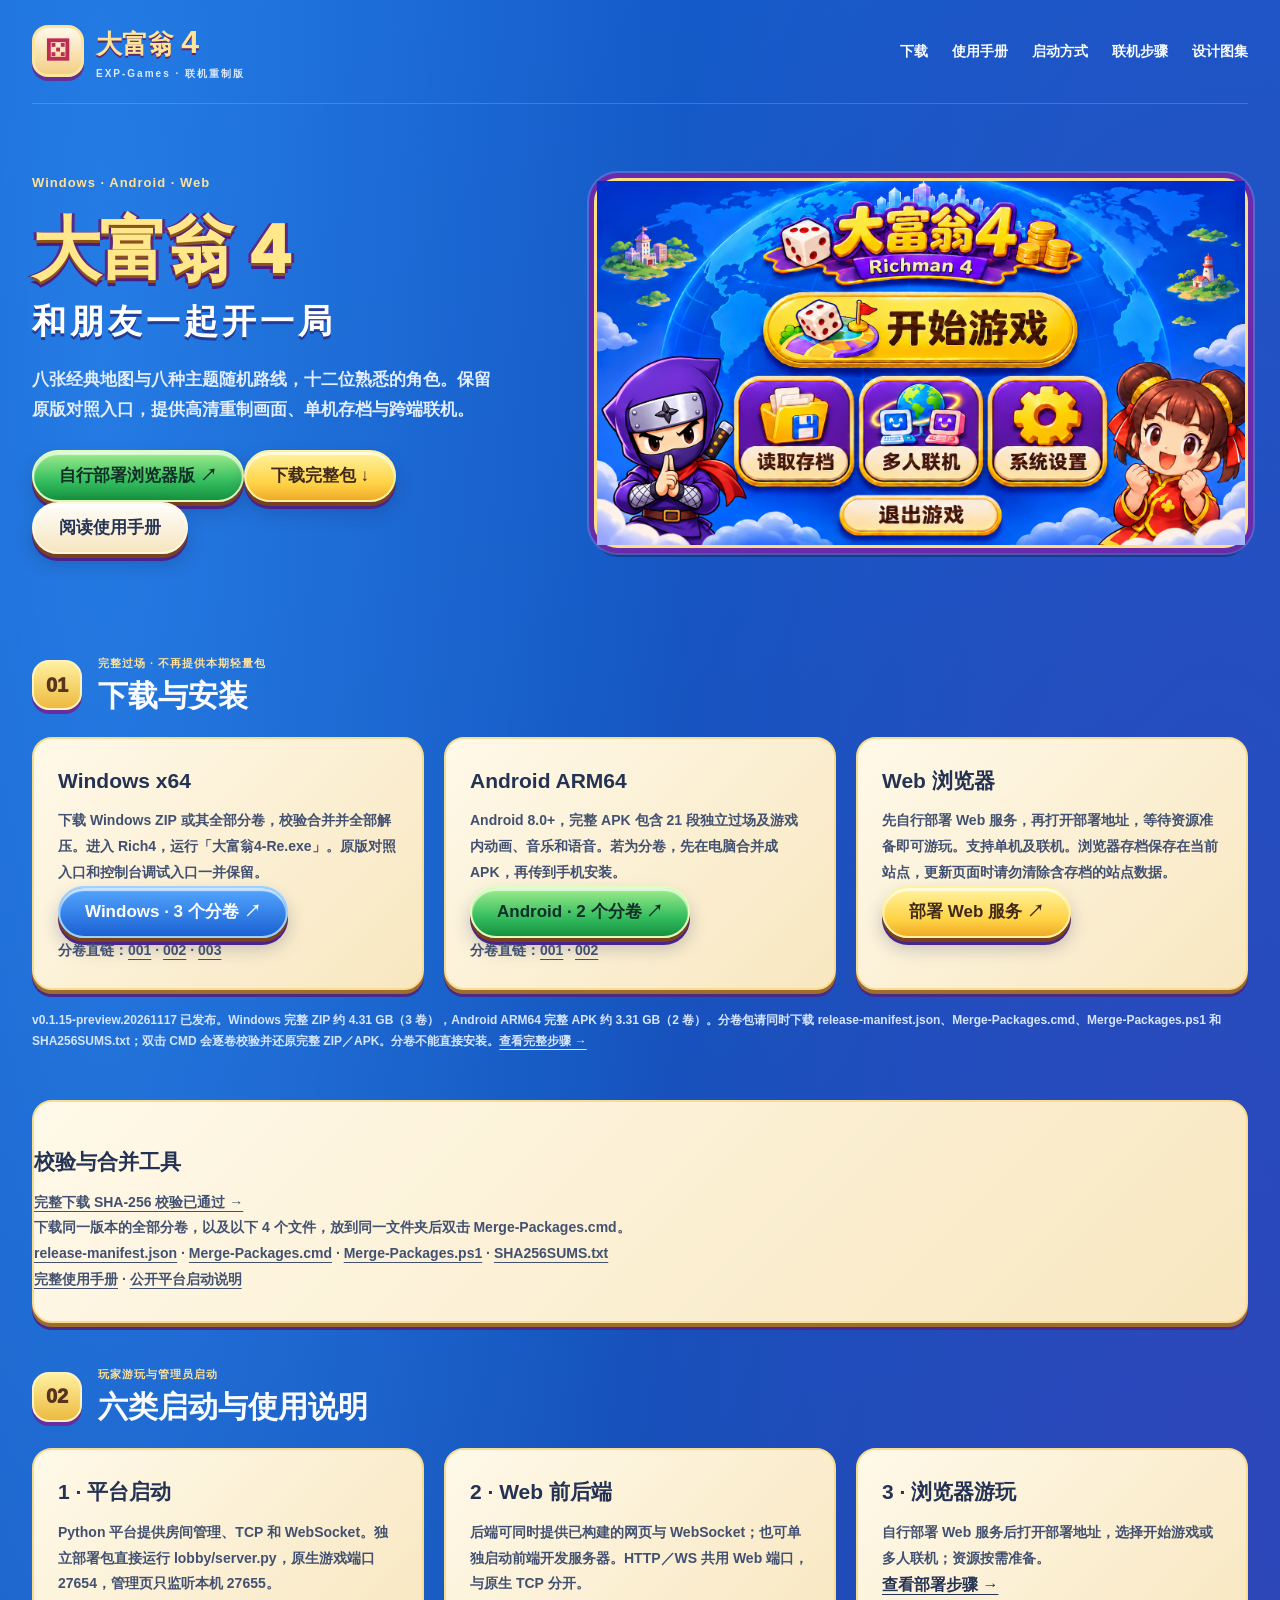
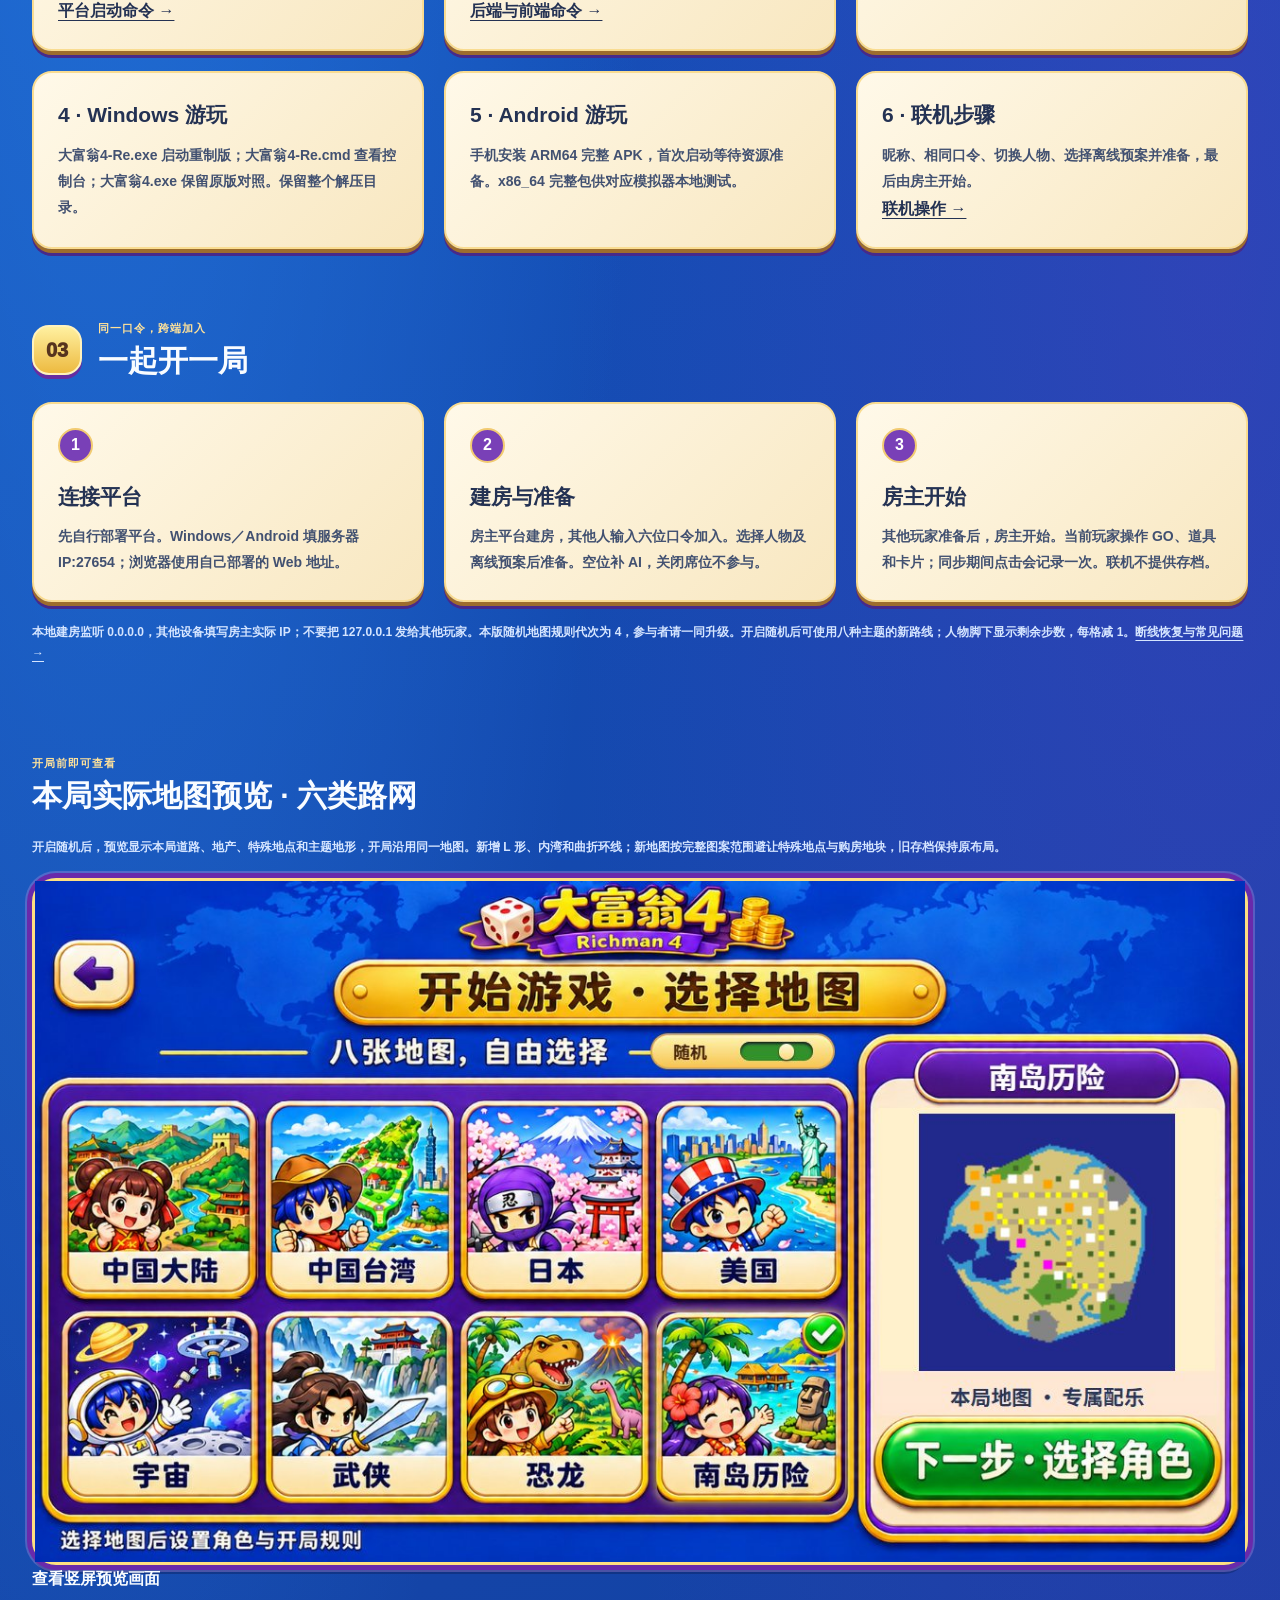
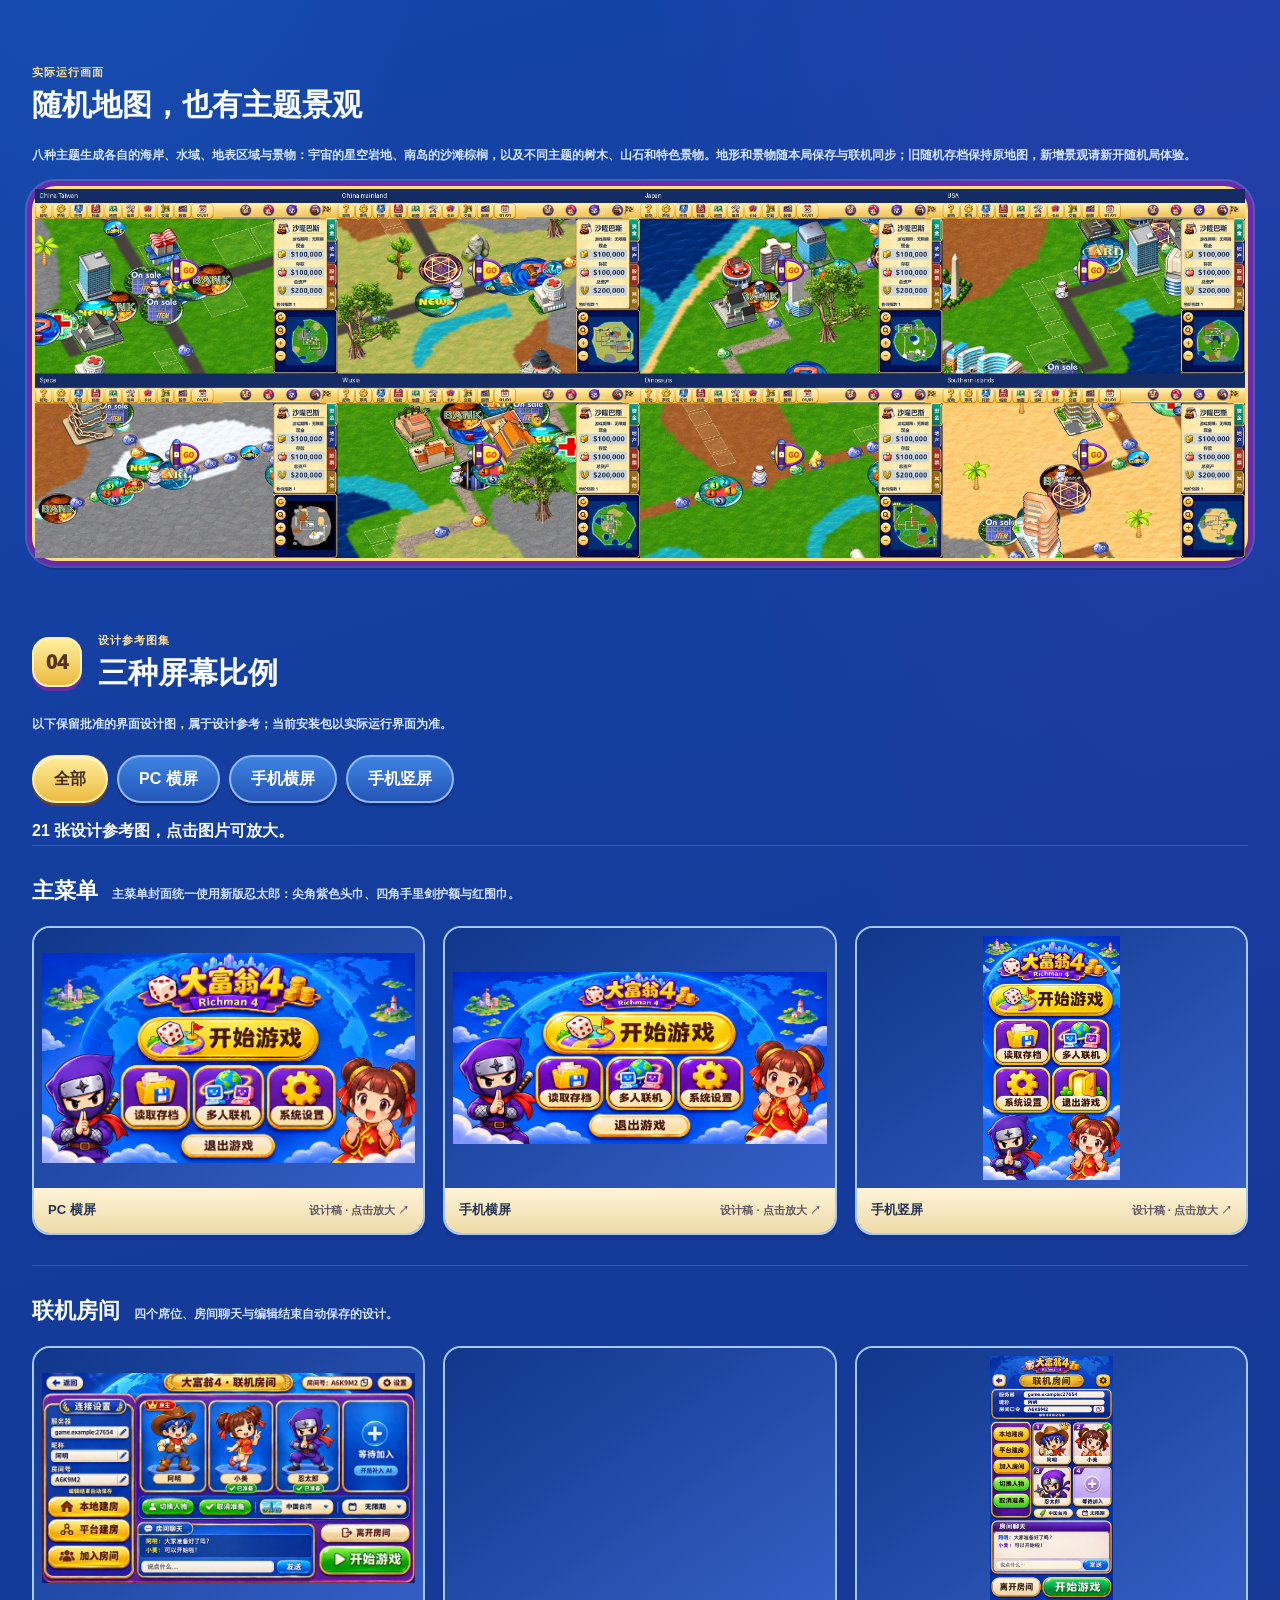
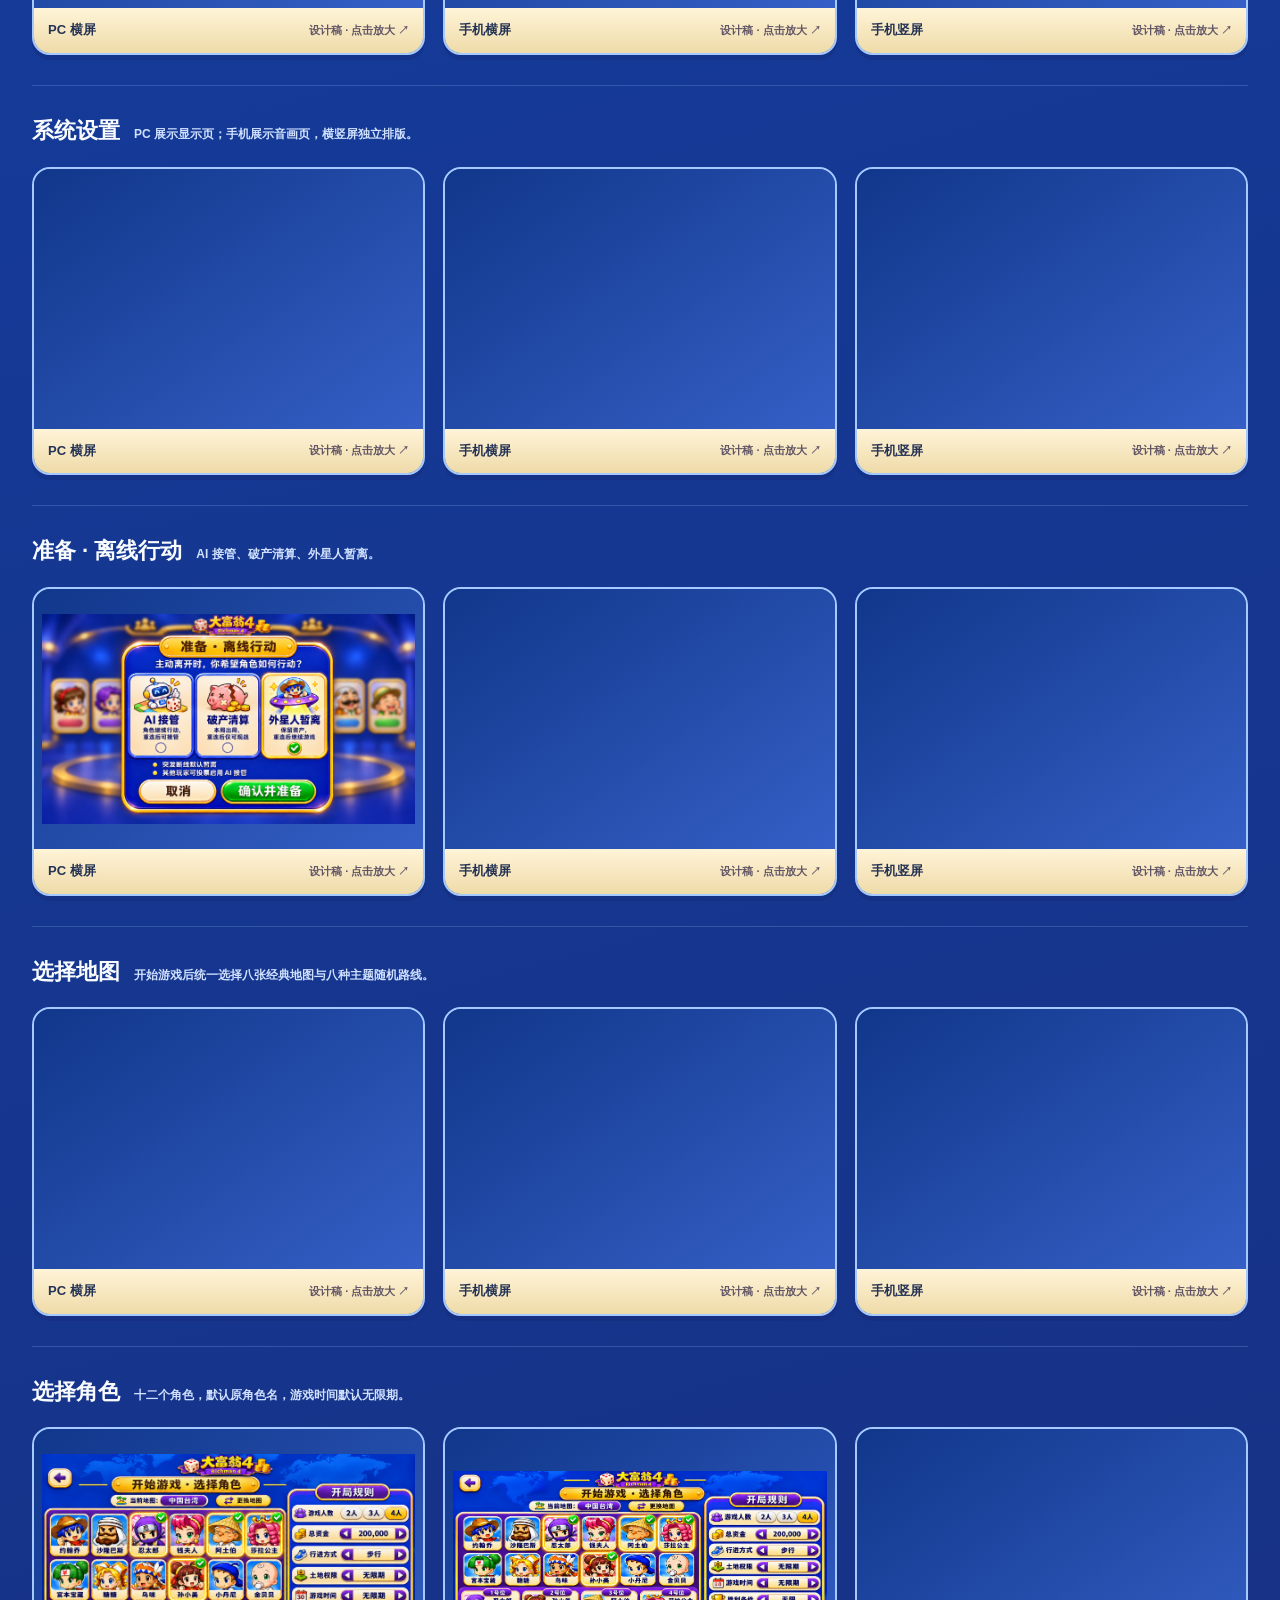
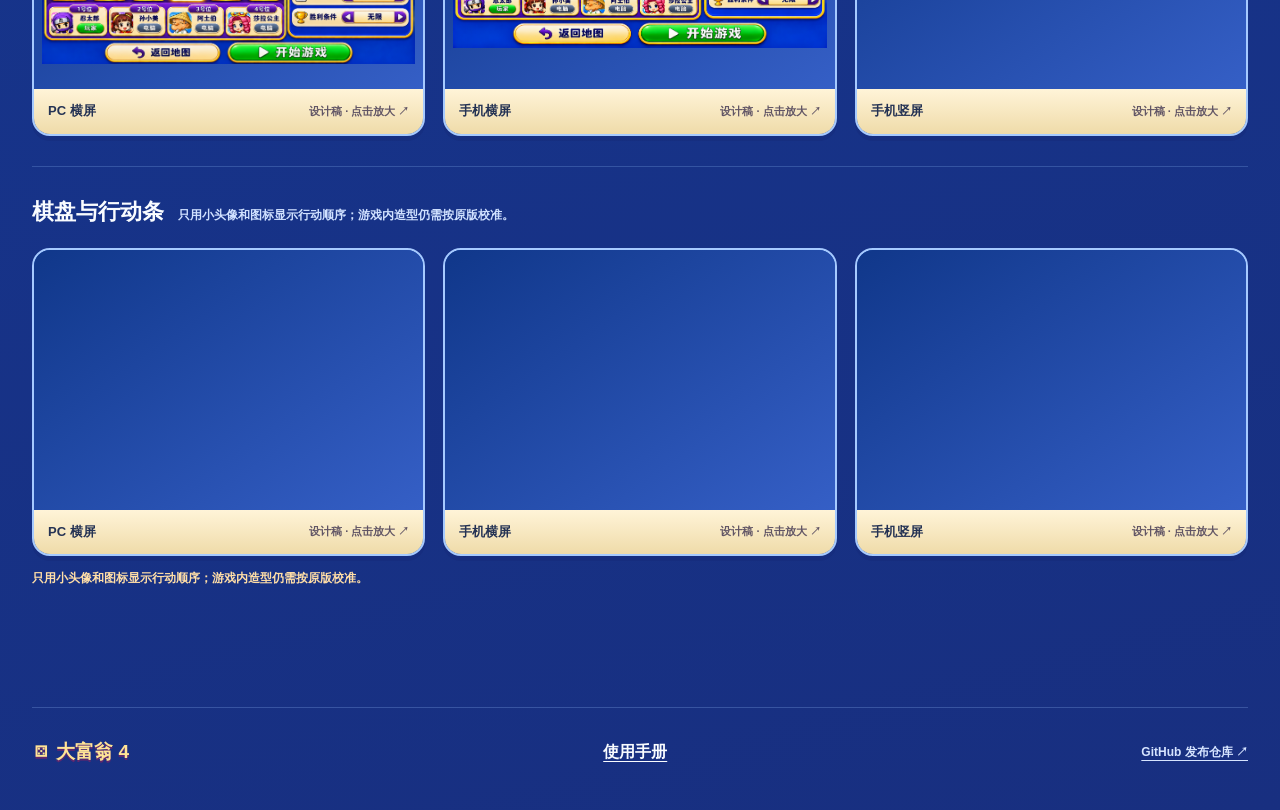
<file: docs/index.html>
<!doctype html><html lang="zh-CN"><head><meta charset="utf-8"><meta name="viewport" content="width=device-width,initial-scale=1"><title>大富翁4 · 联机重制版下载</title><meta name="description" content="大富翁4重制版 Windows、Android 完整包下载与浏览器游玩，提供平台部署、Web 前后端启动和联机使用手册。"><link rel="stylesheet" href="game.css"><script src="gallery.js" defer></script></head><body><a class="skip" href="#downloads">跳到下载</a><header><a class="brand" href="#"><span class="dice" aria-hidden="true">⚄</span><span>大富翁 <b>4</b><small>EXP-Games · 联机重制版</small></span></a><nav><a href="#downloads">下载</a><a href="manual.html">使用手册</a><a href="#startup">启动方式</a><a href="#guide">联机步骤</a><a href="#preview">设计图集</a></nav></header><main>
<section class="hero"><div><p class="eyebrow">Windows · Android · Web</p><h1>大富翁 4<span>和朋友一起开一局</span></h1><p class="lead">八张经典地图与八种主题随机路线，十二位熟悉的角色。保留原版对照入口，提供高清重制画面、单机存档与跨端联机。</p><div class="hero-actions"><a class="button green" href="https://github.com/EXP-Games/rich4-online-release/blob/master/PLATFORM.md">自行部署浏览器版 ↗</a><a class="button gold" href="#downloads">下载完整包 ↓</a><a class="button white" href="manual.html">阅读使用手册</a></div></div><a class="preview-link frame" href="images/ui/main-pc.png?v=00017b22f1e9" data-title="主菜单 · 设计参考"><img src="images/ui/main-pc.png?v=00017b22f1e9" alt="大富翁4主菜单设计参考"></a></section>
<section id="downloads"><div class="heading"><span class="step">01</span><div><p class="eyebrow">完整过场 · 不再提供本期轻量包</p><h2>下载与安装</h2></div></div><div class="guide-grid"><article class="paper"><h3>Windows x64</h3><p>下载 Windows ZIP 或其全部分卷，校验合并并全部解压。进入 Rich4，运行「大富翁4-Re.exe」。原版对照入口和控制台调试入口一并保留。</p><a class="button blue" href="https://github.com/EXP-Games/rich4-online-release/releases/tag/v0.1.15-preview.20261117">Windows · 3 个分卷 ↗</a><p class="part-links">分卷直链：<a data-release-asset="Rich4-Windows-x64-v0.1.15-preview.20261117.zip.001" href="https://github.com/EXP-Games/rich4-online-release/releases/download/v0.1.15-preview.20261117/Rich4-Windows-x64-v0.1.15-preview.20261117.zip.001">001</a> · <a data-release-asset="Rich4-Windows-x64-v0.1.15-preview.20261117.zip.002" href="https://github.com/EXP-Games/rich4-online-release/releases/download/v0.1.15-preview.20261117/Rich4-Windows-x64-v0.1.15-preview.20261117.zip.002">002</a> · <a data-release-asset="Rich4-Windows-x64-v0.1.15-preview.20261117.zip.003" href="https://github.com/EXP-Games/rich4-online-release/releases/download/v0.1.15-preview.20261117/Rich4-Windows-x64-v0.1.15-preview.20261117.zip.003">003</a></p></article><article class="paper"><h3>Android ARM64</h3><p>Android 8.0+，完整 APK 包含 21 段独立过场及游戏内动画、音乐和语音。若为分卷，先在电脑合并成 APK，再传到手机安装。</p><a class="button green" href="https://github.com/EXP-Games/rich4-online-release/releases/tag/v0.1.15-preview.20261117">Android · 2 个分卷 ↗</a><p class="part-links">分卷直链：<a data-release-asset="Rich4-Android-arm64-v0.1.15-preview.20261117.apk.001" href="https://github.com/EXP-Games/rich4-online-release/releases/download/v0.1.15-preview.20261117/Rich4-Android-arm64-v0.1.15-preview.20261117.apk.001">001</a> · <a data-release-asset="Rich4-Android-arm64-v0.1.15-preview.20261117.apk.002" href="https://github.com/EXP-Games/rich4-online-release/releases/download/v0.1.15-preview.20261117/Rich4-Android-arm64-v0.1.15-preview.20261117.apk.002">002</a></p></article><article class="paper"><h3>Web 浏览器</h3><p>先自行部署 Web 服务，再打开部署地址，等待资源准备即可游玩。支持单机及联机。浏览器存档保存在当前站点，更新页面时请勿清除含存档的站点数据。</p><a class="button gold" href="https://github.com/EXP-Games/rich4-online-release/blob/master/PLATFORM.md">部署 Web 服务 ↗</a></article></div><p class="design-note">v0.1.15-preview.20261117 已发布。Windows 完整 ZIP 约 4.31 GB（3 卷），Android ARM64 完整 APK 约 3.31 GB（2 卷）。分卷包请同时下载 release-manifest.json、Merge-Packages.cmd、Merge-Packages.ps1 和 SHA256SUMS.txt；双击 CMD 会逐卷校验并还原完整 ZIP／APK。分卷不能直接安装。<a href="manual.html">查看完整步骤 →</a></p></section>
<section class="paper" aria-label="下载校验与合并工具"><h3>校验与合并工具</h3><p><a href="release-015-downloads.json">完整下载 SHA-256 校验已通过 →</a></p><p>下载同一版本的全部分卷，以及以下 4 个文件，放到同一文件夹后双击 Merge-Packages.cmd。</p><p><a data-release-asset="release-manifest.json" href="https://github.com/EXP-Games/rich4-online-release/releases/download/v0.1.15-preview.20261117/release-manifest.json">release-manifest.json</a> · <a data-release-asset="Merge-Packages.cmd" href="https://github.com/EXP-Games/rich4-online-release/releases/download/v0.1.15-preview.20261117/Merge-Packages.cmd">Merge-Packages.cmd</a> · <a data-release-asset="Merge-Packages.ps1" href="https://github.com/EXP-Games/rich4-online-release/releases/download/v0.1.15-preview.20261117/Merge-Packages.ps1">Merge-Packages.ps1</a> · <a data-release-asset="SHA256SUMS.txt" href="https://github.com/EXP-Games/rich4-online-release/releases/download/v0.1.15-preview.20261117/SHA256SUMS.txt">SHA256SUMS.txt</a></p><p><a href="manual.html">完整使用手册</a> · <a href="https://github.com/EXP-Games/rich4-online-release/blob/master/PLATFORM.md">公开平台启动说明</a></p></section><section id="startup"><div class="heading"><span class="step">02</span><div><p class="eyebrow">玩家游玩与管理员启动</p><h2>六类启动与使用说明</h2></div></div><div class="guide-grid"><article class="paper"><h3>1 · 平台启动</h3><p>Python 平台提供房间管理、TCP 和 WebSocket。独立部署包直接运行 lobby/server.py，原生游戏端口 27654，管理页只监听本机 27655。</p><a href="manual.html">平台启动命令 →</a></article><article class="paper"><h3>2 · Web 前后端</h3><p>后端可同时提供已构建的网页与 WebSocket；也可单独启动前端开发服务器。HTTP／WS 共用 Web 端口，与原生 TCP 分开。</p><a href="manual.html">后端与前端命令 →</a></article><article class="paper"><h3>3 · 浏览器游玩</h3><p>自行部署 Web 服务后打开部署地址，选择开始游戏或多人联机；资源按需准备。</p><a href="https://github.com/EXP-Games/rich4-online-release/blob/master/PLATFORM.md">查看部署步骤 →</a></article><article class="paper"><h3>4 · Windows 游玩</h3><p>大富翁4-Re.exe 启动重制版；大富翁4-Re.cmd 查看控制台；大富翁4.exe 保留原版对照。保留整个解压目录。</p></article><article class="paper"><h3>5 · Android 游玩</h3><p>手机安装 ARM64 完整 APK，首次启动等待资源准备。x86_64 完整包供对应模拟器本地测试。</p></article><article class="paper"><h3>6 · 联机步骤</h3><p>昵称、相同口令、切换人物、选择离线预案并准备，最后由房主开始。</p><a href="#guide">联机操作 →</a></article></div></section>
<section id="guide"><div class="heading"><span class="step">03</span><div><p class="eyebrow">同一口令，跨端加入</p><h2>一起开一局</h2></div></div><ol class="guide-grid"><li class="paper"><span class="number">1</span><h3>连接平台</h3><p>先自行部署平台。Windows／Android 填服务器IP:27654；浏览器使用自己部署的 Web 地址。</p></li><li class="paper"><span class="number">2</span><h3>建房与准备</h3><p>房主平台建房，其他人输入六位口令加入。选择人物及离线预案后准备。空位补 AI，关闭席位不参与。</p></li><li class="paper"><span class="number">3</span><h3>房主开始</h3><p>其他玩家准备后，房主开始。当前玩家操作 GO、道具和卡片；同步期间点击会记录一次。联机不提供存档。</p></li></ol><p class="design-note">本地建房监听 0.0.0.0，其他设备填写房主实际 IP；不要把 127.0.0.1 发给其他玩家。本版随机地图规则代次为 4，参与者请一同升级。开启随机后可使用八种主题的新路线；人物脚下显示剩余步数，每格减 1。<a href="manual.html">断线恢复与常见问题 →</a></p></section>
<section id="random-preview"><div class="heading"><div><p class="eyebrow">开局前即可查看</p><h2>本局实际地图预览 · 六类路网</h2></div></div><p class="design-note">开启随机后，预览显示本局道路、地产、特殊地点和主题地形，开局沿用同一地图。新增 L 形、内湾和曲折环线；新地图按完整图案范围避让特殊地点与购房地块，旧存档保持原布局。</p><a class="preview-link frame" href="images/random/preview-015.jpg" data-title="实际地图预览 · 桌面"><img loading="lazy" src="images/random/preview-015.jpg" width="1280" height="720" alt="桌面端随机地图选择，右侧完整显示本局实际地图俯视预览"></a><p><a class="preview-link" href="images/random/preview-portrait-015.jpg" data-title="竖屏实际地图预览">查看竖屏预览画面</a></p></section><section id="random-landscapes"><div class="heading"><div><p class="eyebrow">实际运行画面</p><h2>随机地图，也有主题景观</h2></div></div><p class="design-note">八种主题生成各自的海岸、水域、地表区域与景物：宇宙的星空岩地、南岛的沙滩棕榈，以及不同主题的树木、山石和特色景物。地形和景物随本局保存与联机同步；旧随机存档保持原地图，新增景观请新开随机局体验。</p><a class="preview-link frame" href="images/random/landscapes-014.jpg" data-title="八主题随机景观 · 实际游戏示例"><img loading="lazy" decoding="async" src="images/random/landscapes-014.jpg" width="2048" height="624" alt="八种主题随机地图的实际游戏画面：中国台湾、中国大陆、日本、美国、宇宙、武侠、恐龙、南岛历险"></a></section>
<section id="preview"><div class="heading"><span class="step">04</span><div><p class="eyebrow">设计参考图集</p><h2>三种屏幕比例</h2></div></div><p class="design-note">以下保留批准的界面设计图，属于设计参考；当前安装包以实际运行界面为准。</p><div class="filters"><button class="active" data-device="all" aria-pressed="true">全部</button><button data-device="pc" aria-pressed="false">PC 横屏</button><button data-device="mobile-landscape" aria-pressed="false">手机横屏</button><button data-device="mobile-portrait" aria-pressed="false">手机竖屏</button></div><p id="gallery-status" role="status">21 张设计参考图，点击图片可放大。</p><!-- UI_GALLERY -->
<section id="screen-main" class="screen-group" aria-labelledby="title-main"><div class="group-heading"><h3 id="title-main">主菜单</h3><p>主菜单封面统一使用新版忍太郎：尖角紫色头巾、四角手里剑护额与红围巾。</p></div><div class="device-grid"><figure class="device-card" data-device="pc"><a class="preview-link" href="images/ui/main-pc.png?v=00017b22f1e9" data-title="主菜单 · PC 横屏 · 设计效果图"><div class="preview-image"><img loading="lazy" decoding="async" src="images/ui/main-pc.png?v=00017b22f1e9" width="1672" height="941" alt="主菜单 · PC 横屏 · 设计效果图"></div><figcaption><b>PC 横屏</b><span>设计稿 · 点击放大 ↗</span></figcaption></a></figure><figure class="device-card" data-device="mobile-landscape"><a class="preview-link" href="images/ui/main-mobile-landscape.png?v=7fd8aae1ce66" data-title="主菜单 · 手机横屏 · 设计效果图"><div class="preview-image"><img loading="lazy" decoding="async" src="images/ui/main-mobile-landscape.png?v=7fd8aae1ce66" width="1846" height="852" alt="主菜单 · 手机横屏 · 设计效果图"></div><figcaption><b>手机横屏</b><span>设计稿 · 点击放大 ↗</span></figcaption></a></figure><figure class="device-card" data-device="mobile-portrait"><a class="preview-link" href="images/ui/main-mobile-portrait.png?v=1bab3be5e23e" data-title="主菜单 · 手机竖屏 · 设计效果图"><div class="preview-image"><img loading="lazy" decoding="async" src="images/ui/main-mobile-portrait.png?v=1bab3be5e23e" width="942" height="1670" alt="主菜单 · 手机竖屏 · 设计效果图"></div><figcaption><b>手机竖屏</b><span>设计稿 · 点击放大 ↗</span></figcaption></a></figure></div></section>
<section id="screen-room" class="screen-group" aria-labelledby="title-room"><div class="group-heading"><h3 id="title-room">联机房间</h3><p>四个席位、房间聊天与编辑结束自动保存的设计。</p></div><div class="device-grid"><figure class="device-card" data-device="pc"><a class="preview-link" href="images/ui/room-pc.png?v=db71b03a20bc" data-title="联机房间 · PC 横屏 · 设计效果图"><div class="preview-image"><img loading="lazy" decoding="async" src="images/ui/room-pc.png?v=db71b03a20bc" width="1672" height="941" alt="联机房间 · PC 横屏 · 设计效果图"></div><figcaption><b>PC 横屏</b><span>设计稿 · 点击放大 ↗</span></figcaption></a></figure><figure class="device-card" data-device="mobile-landscape"><a class="preview-link" href="images/ui/room-mobile-landscape.png?v=657895cd45ea" data-title="联机房间 · 手机横屏 · 设计效果图"><div class="preview-image"><img loading="lazy" decoding="async" src="images/ui/room-mobile-landscape.png?v=657895cd45ea" width="1821" height="864" alt="联机房间 · 手机横屏 · 设计效果图"></div><figcaption><b>手机横屏</b><span>设计稿 · 点击放大 ↗</span></figcaption></a></figure><figure class="device-card" data-device="mobile-portrait"><a class="preview-link" href="images/ui/room-mobile-portrait.png?v=ae670bd3ca78" data-title="联机房间 · 手机竖屏 · 设计效果图"><div class="preview-image"><img loading="lazy" decoding="async" src="images/ui/room-mobile-portrait.png?v=ae670bd3ca78" width="892" height="1763" alt="联机房间 · 手机竖屏 · 设计效果图"></div><figcaption><b>手机竖屏</b><span>设计稿 · 点击放大 ↗</span></figcaption></a></figure></div></section>
<section id="screen-settings" class="screen-group" aria-labelledby="title-settings"><div class="group-heading"><h3 id="title-settings">系统设置</h3><p>PC 展示显示页；手机展示音画页，横竖屏独立排版。</p></div><div class="device-grid"><figure class="device-card" data-device="pc"><a class="preview-link" href="images/ui/settings-pc.png?v=a305cf726425" data-title="系统设置 · PC 横屏 · 设计效果图"><div class="preview-image"><img loading="lazy" decoding="async" src="images/ui/settings-pc.png?v=a305cf726425" width="1672" height="941" alt="系统设置 · PC 横屏 · 设计效果图"></div><figcaption><b>PC 横屏</b><span>设计稿 · 点击放大 ↗</span></figcaption></a></figure><figure class="device-card" data-device="mobile-landscape"><a class="preview-link" href="images/ui/settings-mobile-landscape.png?v=72a2c09d9ff9" data-title="系统设置 · 手机横屏 · 设计效果图"><div class="preview-image"><img loading="lazy" decoding="async" src="images/ui/settings-mobile-landscape.png?v=72a2c09d9ff9" width="1821" height="864" alt="系统设置 · 手机横屏 · 设计效果图"></div><figcaption><b>手机横屏</b><span>设计稿 · 点击放大 ↗</span></figcaption></a></figure><figure class="device-card" data-device="mobile-portrait"><a class="preview-link" href="images/ui/settings-mobile-portrait.png?v=e4c9707ed496" data-title="系统设置 · 手机竖屏 · 设计效果图"><div class="preview-image"><img loading="lazy" decoding="async" src="images/ui/settings-mobile-portrait.png?v=e4c9707ed496" width="892" height="1763" alt="系统设置 · 手机竖屏 · 设计效果图"></div><figcaption><b>手机竖屏</b><span>设计稿 · 点击放大 ↗</span></figcaption></a></figure></div></section>
<section id="screen-policy" class="screen-group" aria-labelledby="title-policy"><div class="group-heading"><h3 id="title-policy">准备 · 离线行动</h3><p>AI 接管、破产清算、外星人暂离。</p></div><div class="device-grid"><figure class="device-card" data-device="pc"><a class="preview-link" href="images/ui/policy-pc.png?v=f2a4d9c61951" data-title="准备 · 离线行动 · PC 横屏 · 设计效果图"><div class="preview-image"><img loading="lazy" decoding="async" src="images/ui/policy-pc.png?v=f2a4d9c61951" width="1672" height="941" alt="准备 · 离线行动 · PC 横屏 · 设计效果图"></div><figcaption><b>PC 横屏</b><span>设计稿 · 点击放大 ↗</span></figcaption></a></figure><figure class="device-card" data-device="mobile-landscape"><a class="preview-link" href="images/ui/policy-mobile-landscape.png?v=2e4258811706" data-title="准备 · 离线行动 · 手机横屏 · 设计效果图"><div class="preview-image"><img loading="lazy" decoding="async" src="images/ui/policy-mobile-landscape.png?v=2e4258811706" width="1821" height="864" alt="准备 · 离线行动 · 手机横屏 · 设计效果图"></div><figcaption><b>手机横屏</b><span>设计稿 · 点击放大 ↗</span></figcaption></a></figure><figure class="device-card" data-device="mobile-portrait"><a class="preview-link" href="images/ui/policy-mobile-portrait.png?v=d90c66b4591f" data-title="准备 · 离线行动 · 手机竖屏 · 设计效果图"><div class="preview-image"><img loading="lazy" decoding="async" src="images/ui/policy-mobile-portrait.png?v=d90c66b4591f" width="898" height="1751" alt="准备 · 离线行动 · 手机竖屏 · 设计效果图"></div><figcaption><b>手机竖屏</b><span>设计稿 · 点击放大 ↗</span></figcaption></a></figure></div></section>
<section id="screen-maps" class="screen-group" aria-labelledby="title-maps"><div class="group-heading"><h3 id="title-maps">选择地图</h3><p>开始游戏后统一选择八张经典地图与八种主题随机路线。</p></div><div class="device-grid"><figure class="device-card" data-device="pc"><a class="preview-link" href="images/ui/maps-pc.png?v=ea735795968b" data-title="选择地图 · PC 横屏 · 设计效果图"><div class="preview-image"><img loading="lazy" decoding="async" src="images/ui/maps-pc.png?v=ea735795968b" width="1672" height="941" alt="选择地图 · PC 横屏 · 设计效果图"></div><figcaption><b>PC 横屏</b><span>设计稿 · 点击放大 ↗</span></figcaption></a></figure><figure class="device-card" data-device="mobile-landscape"><a class="preview-link" href="images/ui/maps-mobile-landscape.png?v=a4d891112dbd" data-title="选择地图 · 手机横屏 · 设计效果图"><div class="preview-image"><img loading="lazy" decoding="async" src="images/ui/maps-mobile-landscape.png?v=a4d891112dbd" width="1820" height="864" alt="选择地图 · 手机横屏 · 设计效果图"></div><figcaption><b>手机横屏</b><span>设计稿 · 点击放大 ↗</span></figcaption></a></figure><figure class="device-card" data-device="mobile-portrait"><a class="preview-link" href="images/ui/maps-mobile-portrait.png?v=8f95fd39a731" data-title="选择地图 · 手机竖屏 · 设计效果图"><div class="preview-image"><img loading="lazy" decoding="async" src="images/ui/maps-mobile-portrait.png?v=8f95fd39a731" width="892" height="1764" alt="选择地图 · 手机竖屏 · 设计效果图"></div><figcaption><b>手机竖屏</b><span>设计稿 · 点击放大 ↗</span></figcaption></a></figure></div></section>
<section id="screen-characters" class="screen-group" aria-labelledby="title-characters"><div class="group-heading"><h3 id="title-characters">选择角色</h3><p>十二个角色，默认原角色名，游戏时间默认无限期。</p></div><div class="device-grid"><figure class="device-card" data-device="pc"><a class="preview-link" href="images/ui/characters-pc.png?v=33e4fe3953b6" data-title="选择角色 · PC 横屏 · 设计效果图"><div class="preview-image"><img loading="lazy" decoding="async" src="images/ui/characters-pc.png?v=33e4fe3953b6" width="1672" height="941" alt="选择角色 · PC 横屏 · 设计效果图"></div><figcaption><b>PC 横屏</b><span>设计稿 · 点击放大 ↗</span></figcaption></a></figure><figure class="device-card" data-device="mobile-landscape"><a class="preview-link" href="images/ui/characters-mobile-landscape.png?v=71eec11fd5e8" data-title="选择角色 · 手机横屏 · 设计效果图"><div class="preview-image"><img loading="lazy" decoding="async" src="images/ui/characters-mobile-landscape.png?v=71eec11fd5e8" width="1822" height="863" alt="选择角色 · 手机横屏 · 设计效果图"></div><figcaption><b>手机横屏</b><span>设计稿 · 点击放大 ↗</span></figcaption></a></figure><figure class="device-card" data-device="mobile-portrait"><a class="preview-link" href="images/ui/characters-mobile-portrait.png?v=53f27aa7e9ae" data-title="选择角色 · 手机竖屏 · 设计效果图"><div class="preview-image"><img loading="lazy" decoding="async" src="images/ui/characters-mobile-portrait.png?v=53f27aa7e9ae" width="894" height="1760" alt="选择角色 · 手机竖屏 · 设计效果图"></div><figcaption><b>手机竖屏</b><span>设计稿 · 点击放大 ↗</span></figcaption></a></figure></div></section>
<section id="screen-board" class="screen-group" aria-labelledby="title-board"><div class="group-heading"><h3 id="title-board">棋盘与行动条</h3><p>只用小头像和图标显示行动顺序；游戏内造型仍需按原版校准。</p></div><div class="device-grid"><figure class="device-card" data-device="pc"><a class="preview-link" href="images/ui/board-pc.png?v=0783854c4134" data-title="棋盘与行动条 · PC 横屏 · 设计效果图"><div class="preview-image"><img loading="lazy" decoding="async" src="images/ui/board-pc.png?v=0783854c4134" width="1672" height="941" alt="棋盘与行动条 · PC 横屏 · 设计效果图"></div><figcaption><b>PC 横屏</b><span>设计稿 · 点击放大 ↗</span></figcaption></a></figure><figure class="device-card" data-device="mobile-landscape"><a class="preview-link" href="images/ui/board-mobile-landscape.png?v=0ccd75cd6bc4" data-title="棋盘与行动条 · 手机横屏 · 设计效果图"><div class="preview-image"><img loading="lazy" decoding="async" src="images/ui/board-mobile-landscape.png?v=0ccd75cd6bc4" width="1846" height="852" alt="棋盘与行动条 · 手机横屏 · 设计效果图"></div><figcaption><b>手机横屏</b><span>设计稿 · 点击放大 ↗</span></figcaption></a></figure><figure class="device-card" data-device="mobile-portrait"><a class="preview-link" href="images/ui/board-mobile-portrait.png?v=d43232d615c9" data-title="棋盘与行动条 · 手机竖屏 · 设计效果图"><div class="preview-image"><img loading="lazy" decoding="async" src="images/ui/board-mobile-portrait.png?v=d43232d615c9" width="972" height="1618" alt="棋盘与行动条 · 手机竖屏 · 设计效果图"></div><figcaption><b>手机竖屏</b><span>设计稿 · 点击放大 ↗</span></figcaption></a></figure></div><p class="group-note">只用小头像和图标显示行动顺序；游戏内造型仍需按原版校准。</p></section>
<!-- /UI_GALLERY --></section></main><footer><a class="brand" href="#">⚄ 大富翁 4</a><a href="manual.html">使用手册</a><a href="https://github.com/EXP-Games/rich4-online-release">GitHub 发布仓库 ↗</a></footer><dialog id="image-viewer" aria-labelledby="viewer-title"><div class="viewer-top"><p id="viewer-title"></p><button type="button" id="viewer-close" class="button white">关闭 ✕</button></div><div class="viewer-image"><img id="viewer-image" alt=""></div><div class="viewer-bottom"><button type="button" id="viewer-prev" class="button blue">← 上一张</button><a id="viewer-original" href="#" class="button white" target="_blank" rel="noopener">查看原图 ↗</a><button type="button" id="viewer-next" class="button blue">下一张 →</button></div></dialog></body></html>
</file>
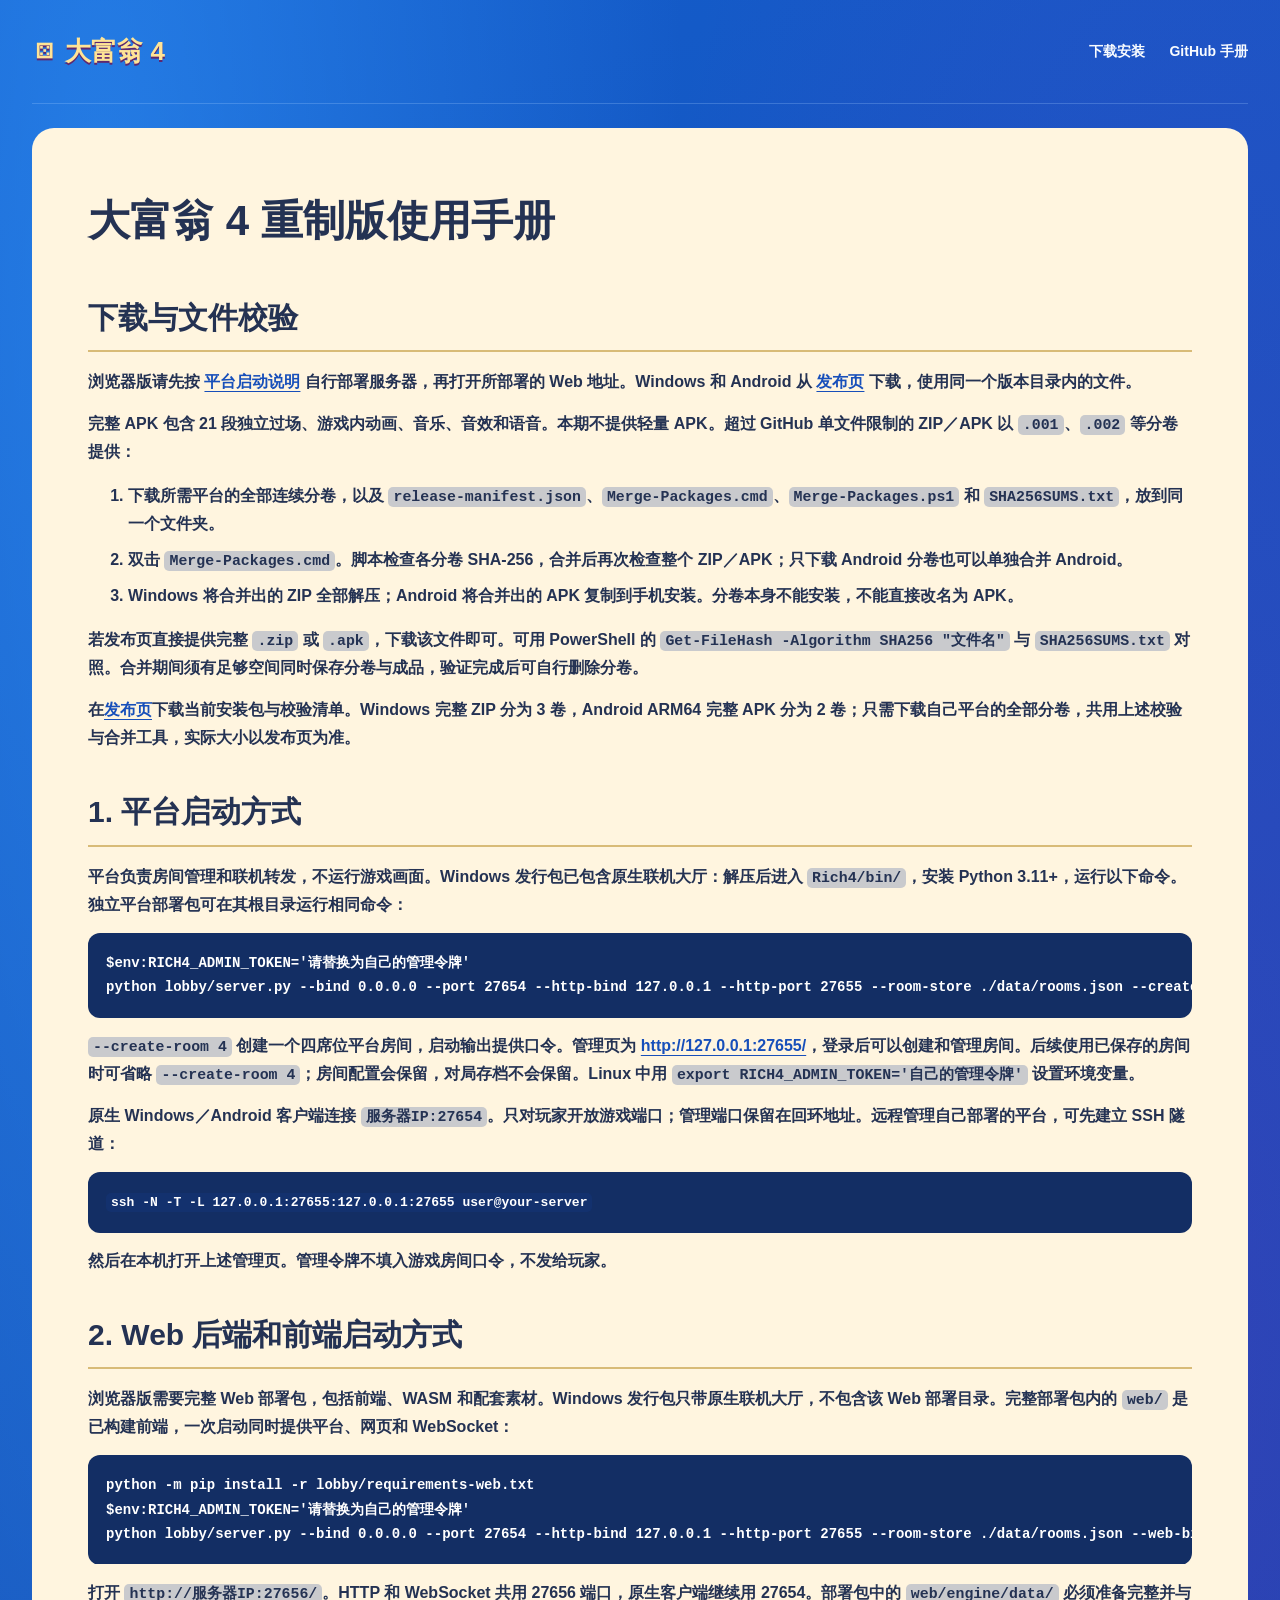
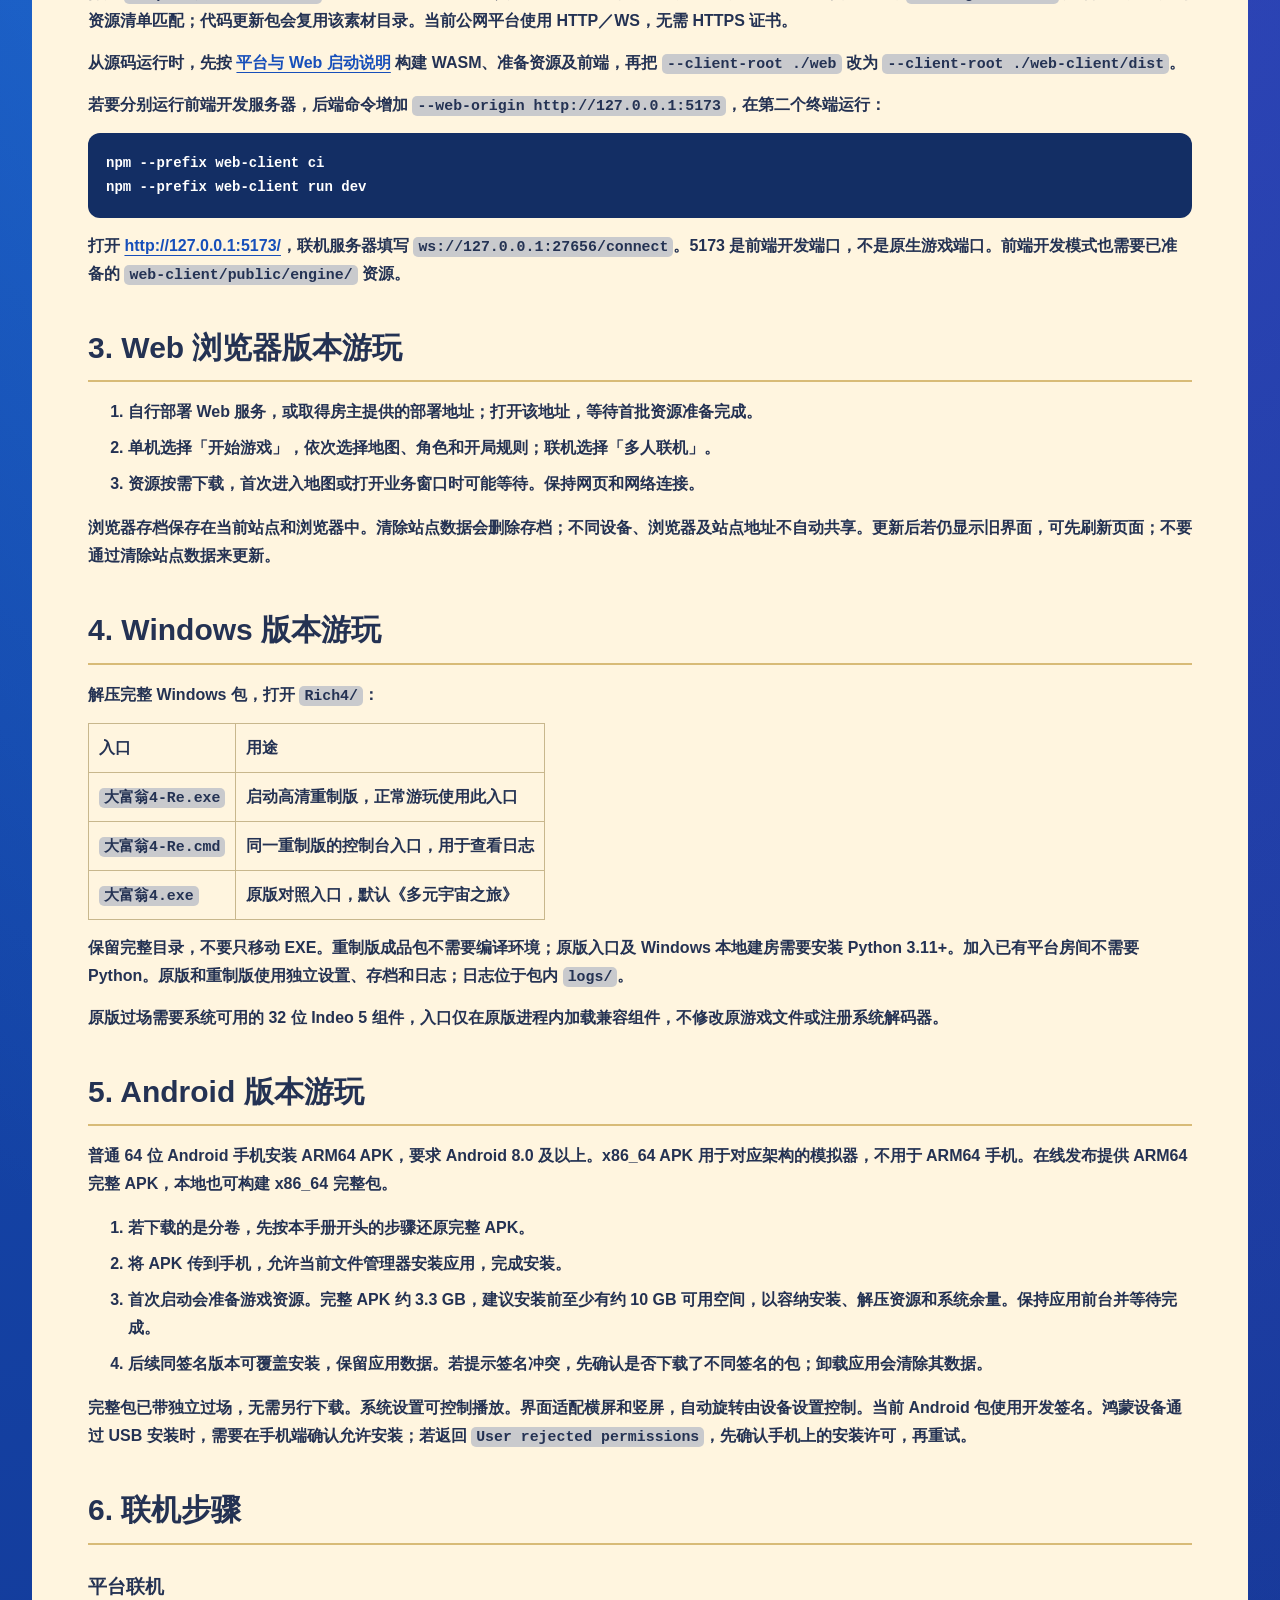
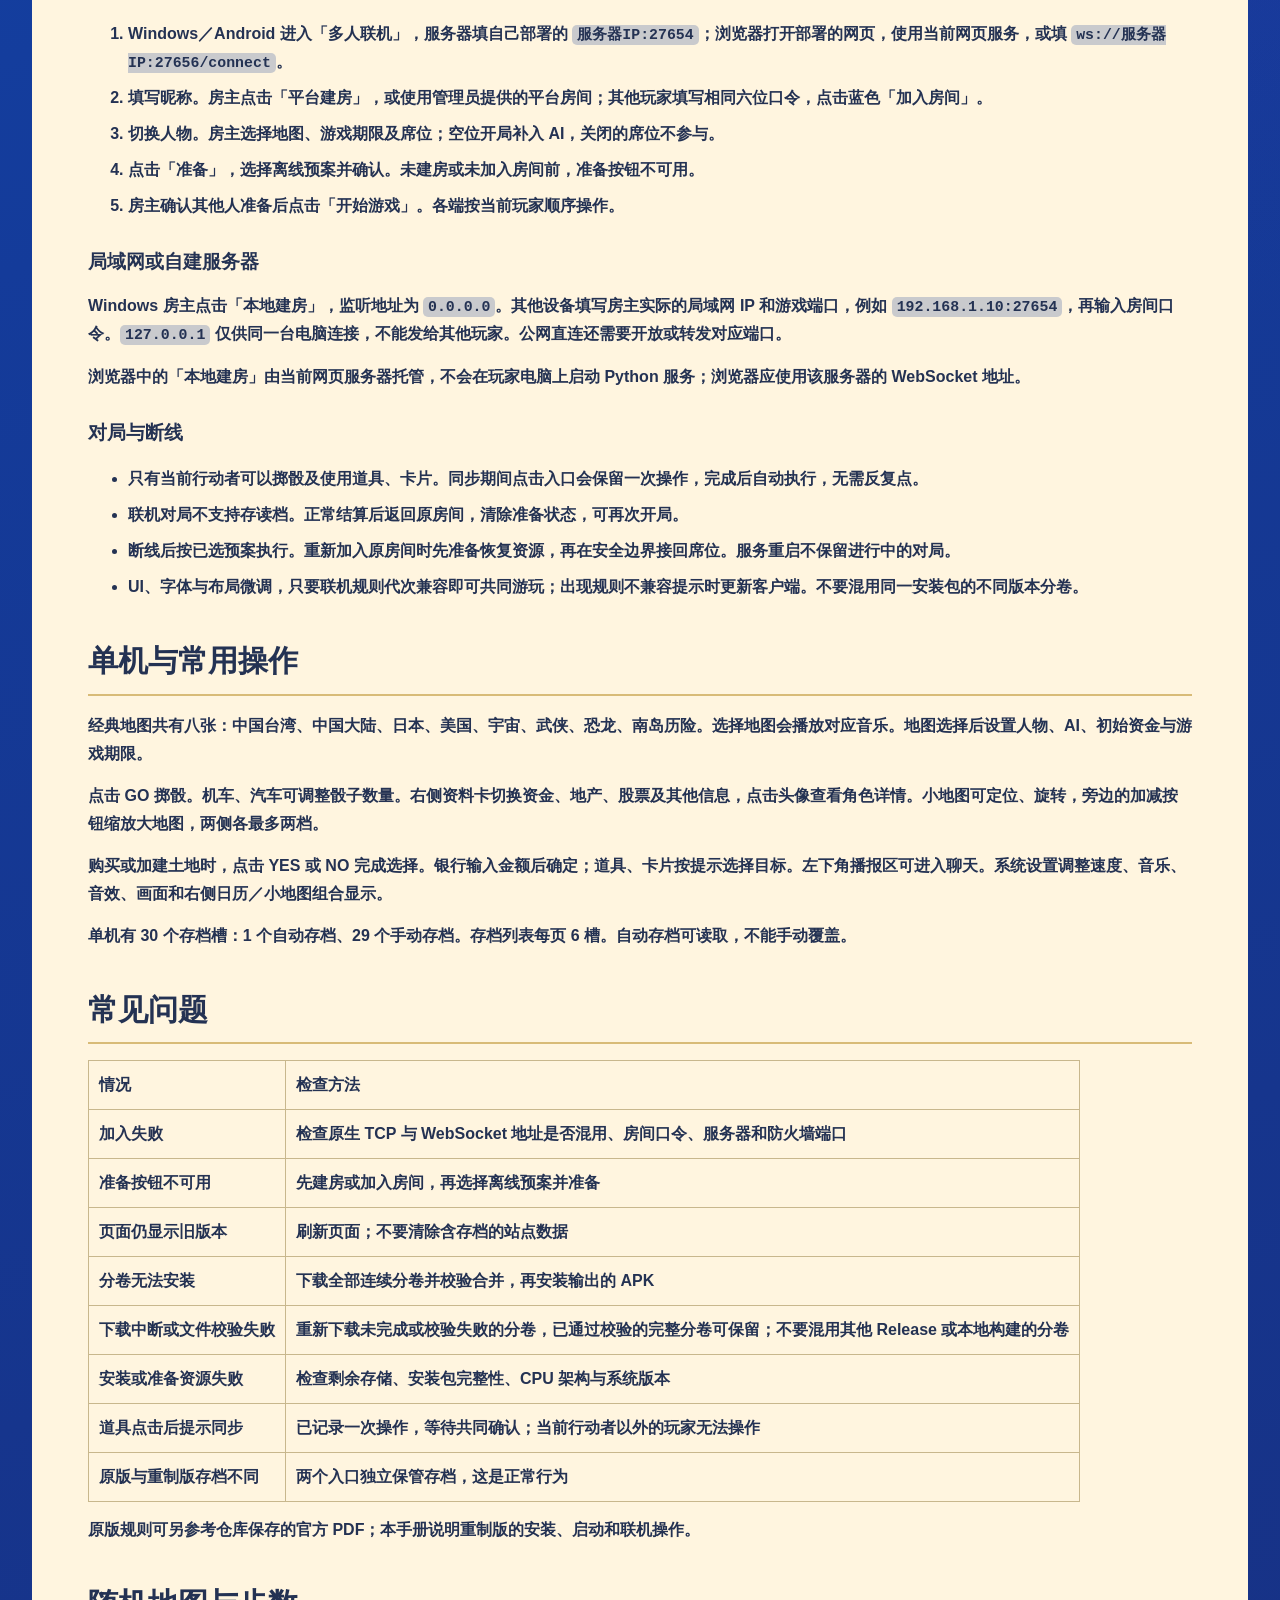
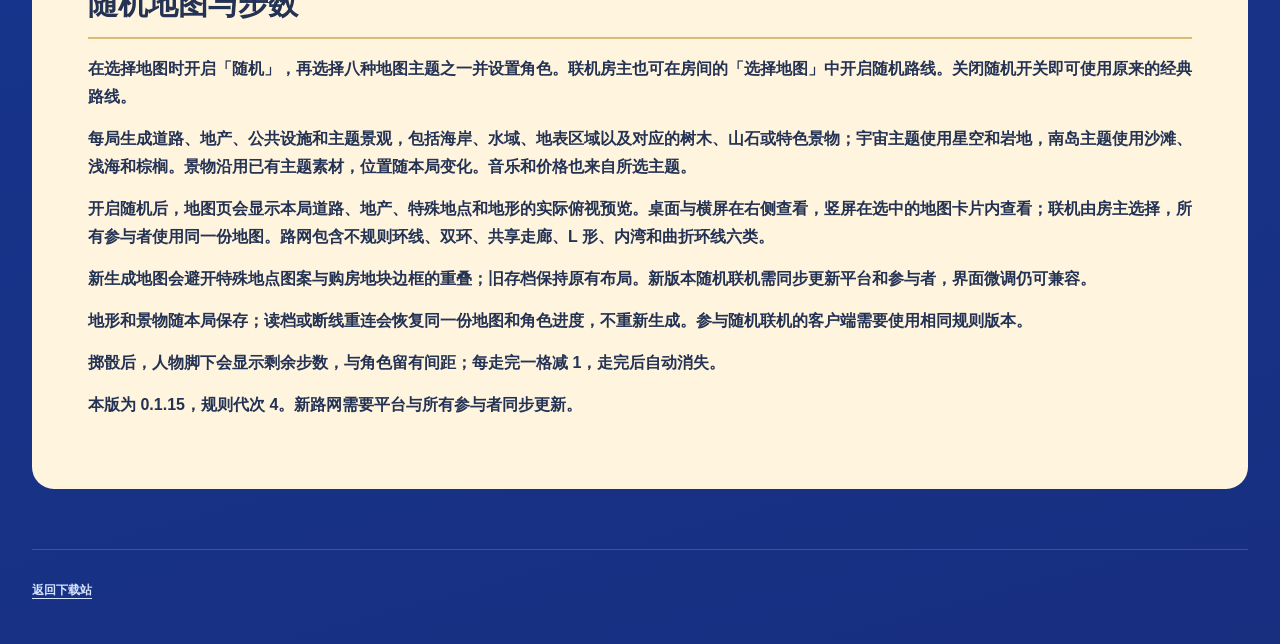
<file: docs/manual.html>
<!doctype html><html lang="zh-CN"><head><meta charset="utf-8"><meta name="viewport" content="width=device-width,initial-scale=1"><title>使用手册 · 大富翁4重制版</title><link rel="stylesheet" href="game.css"><style>article.manual{padding:clamp(18px,5vw,56px);margin:24px 0;color:#243253;background:#fff5df;border-radius:22px}article.manual h1{font-size:clamp(26px,4vw,42px)}article.manual h2{margin:40px 0 16px;border-bottom:2px solid #d8bb77;padding-bottom:12px}article.manual h3{margin:26px 0 12px}article.manual p{margin:14px 0}article.manual a{color:#174fba}article.manual pre{overflow:auto;padding:18px;background:#132e64;color:#fff;border-radius:12px;font-size:14px}article.manual code{font-family:Consolas,monospace}article.manual table{border-collapse:collapse;display:block;overflow:auto}article.manual td,article.manual th{border:1px solid #c8b78d;padding:10px;text-align:left}article.manual li{margin:8px 0}article.manual .anchor{display:none}</style></head><body><header><a class="brand" href="index.html">⚄ 大富翁 4</a><nav><a href="index.html#downloads">下载安装</a><a href="https://github.com/EXP-Games/rich4-online-release/blob/master/USER-MANUAL.md">GitHub 手册</a></nav></header><main><article class="manual"><h1 dir="auto">大富翁 4 重制版使用手册</h1>
<h2 dir="auto">下载与文件校验</h2>
<p dir="auto">浏览器版请先按 <a href="PLATFORM.md">平台启动说明</a> 自行部署服务器，再打开所部署的 Web 地址。Windows 和 Android 从 <a href="https://github.com/EXP-Games/rich4-online-release/releases">发布页</a> 下载，使用同一个版本目录内的文件。</p>
<p dir="auto">完整 APK 包含 21 段独立过场、游戏内动画、音乐、音效和语音。本期不提供轻量 APK。超过 GitHub 单文件限制的 ZIP／APK 以 <code class="notranslate">.001</code>、<code class="notranslate">.002</code> 等分卷提供：</p>
<ol dir="auto">
<li>下载所需平台的全部连续分卷，以及 <code class="notranslate">release-manifest.json</code>、<code class="notranslate">Merge-Packages.cmd</code>、<code class="notranslate">Merge-Packages.ps1</code> 和 <code class="notranslate">SHA256SUMS.txt</code>，放到同一个文件夹。</li>
<li>双击 <code class="notranslate">Merge-Packages.cmd</code>。脚本检查各分卷 SHA-256，合并后再次检查整个 ZIP／APK；只下载 Android 分卷也可以单独合并 Android。</li>
<li>Windows 将合并出的 ZIP 全部解压；Android 将合并出的 APK 复制到手机安装。分卷本身不能安装，不能直接改名为 APK。</li>
</ol>
<p dir="auto">若发布页直接提供完整 <code class="notranslate">.zip</code> 或 <code class="notranslate">.apk</code>，下载该文件即可。可用 PowerShell 的 <code class="notranslate">Get-FileHash -Algorithm SHA256 "文件名"</code> 与 <code class="notranslate">SHA256SUMS.txt</code> 对照。合并期间须有足够空间同时保存分卷与成品，验证完成后可自行删除分卷。</p>
<p dir="auto">在<a href="https://github.com/EXP-Games/rich4-online-release/releases">发布页</a>下载当前安装包与校验清单。Windows 完整 ZIP 分为 3 卷，Android ARM64 完整 APK 分为 2 卷；只需下载自己平台的全部分卷，共用上述校验与合并工具，实际大小以发布页为准。</p>
<h2 dir="auto">1. 平台启动方式</h2>
<p dir="auto">平台负责房间管理和联机转发，不运行游戏画面。Windows 发行包已包含原生联机大厅：解压后进入 <code class="notranslate">Rich4/bin/</code>，安装 Python 3.11+，运行以下命令。独立平台部署包可在其根目录运行相同命令：</p>
<div class="highlight highlight-source-powershell" dir="auto"><pre class="notranslate"><span class="pl-smi">$<span class="pl-c1">env:</span>RICH4_ADMIN_TOKEN</span><span class="pl-k">=</span><span class="pl-s"><span class="pl-pds">'</span>请替换为自己的管理令牌<span class="pl-pds">'</span></span>
python lobby<span class="pl-k">/</span>server.py <span class="pl-k">--</span>bind <span class="pl-c1">0.0</span>.<span class="pl-c1">0.0</span> <span class="pl-k">--</span>port <span class="pl-c1">27654</span> <span class="pl-k">--</span>http<span class="pl-k">-</span>bind <span class="pl-c1">127.0</span>.<span class="pl-c1">0.1</span> <span class="pl-k">--</span>http<span class="pl-k">-</span>port <span class="pl-c1">27655</span> <span class="pl-k">--</span>room<span class="pl-k">-</span>store .<span class="pl-k">/</span><span class="pl-k">data</span><span class="pl-k">/</span>rooms.json <span class="pl-k">--</span>create<span class="pl-k">-</span>room <span class="pl-c1">4</span></pre></div>
<p dir="auto"><code class="notranslate">--create-room 4</code> 创建一个四席位平台房间，启动输出提供口令。管理页为 <a href="http://127.0.0.1:27655/" rel="nofollow">http://127.0.0.1:27655/</a>，登录后可以创建和管理房间。后续使用已保存的房间时可省略 <code class="notranslate">--create-room 4</code>；房间配置会保留，对局存档不会保留。Linux 中用 <code class="notranslate">export RICH4_ADMIN_TOKEN='自己的管理令牌'</code> 设置环境变量。</p>
<p dir="auto">原生 Windows／Android 客户端连接 <code class="notranslate">服务器IP:27654</code>。只对玩家开放游戏端口；管理端口保留在回环地址。远程管理自己部署的平台，可先建立 SSH 隧道：</p>
<pre lang="text" class="notranslate"><code class="notranslate">ssh -N -T -L 127.0.0.1:27655:127.0.0.1:27655 user@your-server
</code></pre>
<p dir="auto">然后在本机打开上述管理页。管理令牌不填入游戏房间口令，不发给玩家。</p>
<h2 dir="auto">2. Web 后端和前端启动方式</h2>
<p dir="auto">浏览器版需要完整 Web 部署包，包括前端、WASM 和配套素材。Windows 发行包只带原生联机大厅，不包含该 Web 部署目录。完整部署包内的 <code class="notranslate">web/</code> 是已构建前端，一次启动同时提供平台、网页和 WebSocket：</p>
<div class="highlight highlight-source-powershell" dir="auto"><pre class="notranslate">python <span class="pl-k">-</span>m pip install <span class="pl-k">-</span>r lobby<span class="pl-k">/</span>requirements<span class="pl-k">-</span>web.txt
<span class="pl-smi">$<span class="pl-c1">env:</span>RICH4_ADMIN_TOKEN</span><span class="pl-k">=</span><span class="pl-s"><span class="pl-pds">'</span>请替换为自己的管理令牌<span class="pl-pds">'</span></span>
python lobby<span class="pl-k">/</span>server.py <span class="pl-k">--</span>bind <span class="pl-c1">0.0</span>.<span class="pl-c1">0.0</span> <span class="pl-k">--</span>port <span class="pl-c1">27654</span> <span class="pl-k">--</span>http<span class="pl-k">-</span>bind <span class="pl-c1">127.0</span>.<span class="pl-c1">0.1</span> <span class="pl-k">--</span>http<span class="pl-k">-</span>port <span class="pl-c1">27655</span> <span class="pl-k">--</span>room<span class="pl-k">-</span>store .<span class="pl-k">/</span><span class="pl-k">data</span><span class="pl-k">/</span>rooms.json <span class="pl-k">--</span>web<span class="pl-k">-</span>bind <span class="pl-c1">0.0</span>.<span class="pl-c1">0.0</span> <span class="pl-k">--</span>web<span class="pl-k">-</span>port <span class="pl-c1">27656</span> <span class="pl-k">--</span>client<span class="pl-k">-</span>root .<span class="pl-k">/</span>web</pre></div>
<p dir="auto">打开 <code class="notranslate">http://服务器IP:27656/</code>。HTTP 和 WebSocket 共用 27656 端口，原生客户端继续用 27654。部署包中的 <code class="notranslate">web/engine/data/</code> 必须准备完整并与资源清单匹配；代码更新包会复用该素材目录。当前公网平台使用 HTTP／WS，无需 HTTPS 证书。</p>
<p dir="auto">从源码运行时，先按 <a href="PLATFORM.md">平台与 Web 启动说明</a> 构建 WASM、准备资源及前端，再把 <code class="notranslate">--client-root ./web</code> 改为 <code class="notranslate">--client-root ./web-client/dist</code>。</p>
<p dir="auto">若要分别运行前端开发服务器，后端命令增加 <code class="notranslate">--web-origin http://127.0.0.1:5173</code>，在第二个终端运行：</p>
<div class="highlight highlight-source-powershell" dir="auto"><pre class="notranslate">npm <span class="pl-k">--</span>prefix web<span class="pl-k">-</span>client ci
npm <span class="pl-k">--</span>prefix web<span class="pl-k">-</span>client run dev</pre></div>
<p dir="auto">打开 <a href="http://127.0.0.1:5173/" rel="nofollow">http://127.0.0.1:5173/</a>，联机服务器填写 <code class="notranslate">ws://127.0.0.1:27656/connect</code>。5173 是前端开发端口，不是原生游戏端口。前端开发模式也需要已准备的 <code class="notranslate">web-client/public/engine/</code> 资源。</p>
<h2 dir="auto">3. Web 浏览器版本游玩</h2>
<ol dir="auto">
<li>自行部署 Web 服务，或取得房主提供的部署地址；打开该地址，等待首批资源准备完成。</li>
<li>单机选择「开始游戏」，依次选择地图、角色和开局规则；联机选择「多人联机」。</li>
<li>资源按需下载，首次进入地图或打开业务窗口时可能等待。保持网页和网络连接。</li>
</ol>
<p dir="auto">浏览器存档保存在当前站点和浏览器中。清除站点数据会删除存档；不同设备、浏览器及站点地址不自动共享。更新后若仍显示旧界面，可先刷新页面；不要通过清除站点数据来更新。</p>
<h2 dir="auto">4. Windows 版本游玩</h2>
<p dir="auto">解压完整 Windows 包，打开 <code class="notranslate">Rich4/</code>：</p>
<markdown-accessiblity-table><table role="table">
<thead>
<tr>
<th>入口</th>
<th>用途</th>
</tr>
</thead>
<tbody>
<tr>
<td><code class="notranslate">大富翁4-Re.exe</code></td>
<td>启动高清重制版，正常游玩使用此入口</td>
</tr>
<tr>
<td><code class="notranslate">大富翁4-Re.cmd</code></td>
<td>同一重制版的控制台入口，用于查看日志</td>
</tr>
<tr>
<td><code class="notranslate">大富翁4.exe</code></td>
<td>原版对照入口，默认《多元宇宙之旅》</td>
</tr>
</tbody>
</table></markdown-accessiblity-table>
<p dir="auto">保留完整目录，不要只移动 EXE。重制版成品包不需要编译环境；原版入口及 Windows 本地建房需要安装 Python 3.11+。加入已有平台房间不需要 Python。原版和重制版使用独立设置、存档和日志；日志位于包内 <code class="notranslate">logs/</code>。</p>
<p dir="auto">原版过场需要系统可用的 32 位 Indeo 5 组件，入口仅在原版进程内加载兼容组件，不修改原游戏文件或注册系统解码器。</p>
<h2 dir="auto">5. Android 版本游玩</h2>
<p dir="auto">普通 64 位 Android 手机安装 ARM64 APK，要求 Android 8.0 及以上。x86_64 APK 用于对应架构的模拟器，不用于 ARM64 手机。在线发布提供 ARM64 完整 APK，本地也可构建 x86_64 完整包。</p>
<ol dir="auto">
<li>若下载的是分卷，先按本手册开头的步骤还原完整 APK。</li>
<li>将 APK 传到手机，允许当前文件管理器安装应用，完成安装。</li>
<li>首次启动会准备游戏资源。完整 APK 约 3.3 GB，建议安装前至少有约 10 GB 可用空间，以容纳安装、解压资源和系统余量。保持应用前台并等待完成。</li>
<li>后续同签名版本可覆盖安装，保留应用数据。若提示签名冲突，先确认是否下载了不同签名的包；卸载应用会清除其数据。</li>
</ol>
<p dir="auto">完整包已带独立过场，无需另行下载。系统设置可控制播放。界面适配横屏和竖屏，自动旋转由设备设置控制。当前 Android 包使用开发签名。鸿蒙设备通过 USB 安装时，需要在手机端确认允许安装；若返回 <code class="notranslate">User rejected permissions</code>，先确认手机上的安装许可，再重试。</p>
<h2 dir="auto">6. 联机步骤</h2>
<h3 dir="auto">平台联机</h3>
<ol dir="auto">
<li>Windows／Android 进入「多人联机」，服务器填自己部署的 <code class="notranslate">服务器IP:27654</code>；浏览器打开部署的网页，使用当前网页服务，或填 <code class="notranslate">ws://服务器IP:27656/connect</code>。</li>
<li>填写昵称。房主点击「平台建房」，或使用管理员提供的平台房间；其他玩家填写相同六位口令，点击蓝色「加入房间」。</li>
<li>切换人物。房主选择地图、游戏期限及席位；空位开局补入 AI，关闭的席位不参与。</li>
<li>点击「准备」，选择离线预案并确认。未建房或未加入房间前，准备按钮不可用。</li>
<li>房主确认其他人准备后点击「开始游戏」。各端按当前玩家顺序操作。</li>
</ol>
<h3 dir="auto">局域网或自建服务器</h3>
<p dir="auto">Windows 房主点击「本地建房」，监听地址为 <code class="notranslate">0.0.0.0</code>。其他设备填写房主实际的局域网 IP 和游戏端口，例如 <code class="notranslate">192.168.1.10:27654</code>，再输入房间口令。<code class="notranslate">127.0.0.1</code> 仅供同一台电脑连接，不能发给其他玩家。公网直连还需要开放或转发对应端口。</p>
<p dir="auto">浏览器中的「本地建房」由当前网页服务器托管，不会在玩家电脑上启动 Python 服务；浏览器应使用该服务器的 WebSocket 地址。</p>
<h3 dir="auto">对局与断线</h3>
<ul dir="auto">
<li>只有当前行动者可以掷骰及使用道具、卡片。同步期间点击入口会保留一次操作，完成后自动执行，无需反复点。</li>
<li>联机对局不支持存读档。正常结算后返回原房间，清除准备状态，可再次开局。</li>
<li>断线后按已选预案执行。重新加入原房间时先准备恢复资源，再在安全边界接回席位。服务重启不保留进行中的对局。</li>
<li>UI、字体与布局微调，只要联机规则代次兼容即可共同游玩；出现规则不兼容提示时更新客户端。不要混用同一安装包的不同版本分卷。</li>
</ul>
<h2 dir="auto">单机与常用操作</h2>
<p dir="auto">经典地图共有八张：中国台湾、中国大陆、日本、美国、宇宙、武侠、恐龙、南岛历险。选择地图会播放对应音乐。地图选择后设置人物、AI、初始资金与游戏期限。</p>
<p dir="auto">点击 GO 掷骰。机车、汽车可调整骰子数量。右侧资料卡切换资金、地产、股票及其他信息，点击头像查看角色详情。小地图可定位、旋转，旁边的加减按钮缩放大地图，两侧各最多两档。</p>
<p dir="auto">购买或加建土地时，点击 YES 或 NO 完成选择。银行输入金额后确定；道具、卡片按提示选择目标。左下角播报区可进入聊天。系统设置调整速度、音乐、音效、画面和右侧日历／小地图组合显示。</p>
<p dir="auto">单机有 30 个存档槽：1 个自动存档、29 个手动存档。存档列表每页 6 槽。自动存档可读取，不能手动覆盖。</p>
<h2 dir="auto">常见问题</h2>
<markdown-accessiblity-table><table role="table">
<thead>
<tr>
<th>情况</th>
<th>检查方法</th>
</tr>
</thead>
<tbody>
<tr>
<td>加入失败</td>
<td>检查原生 TCP 与 WebSocket 地址是否混用、房间口令、服务器和防火墙端口</td>
</tr>
<tr>
<td>准备按钮不可用</td>
<td>先建房或加入房间，再选择离线预案并准备</td>
</tr>
<tr>
<td>页面仍显示旧版本</td>
<td>刷新页面；不要清除含存档的站点数据</td>
</tr>
<tr>
<td>分卷无法安装</td>
<td>下载全部连续分卷并校验合并，再安装输出的 APK</td>
</tr>
<tr>
<td>下载中断或文件校验失败</td>
<td>重新下载未完成或校验失败的分卷，已通过校验的完整分卷可保留；不要混用其他 Release 或本地构建的分卷</td>
</tr>
<tr>
<td>安装或准备资源失败</td>
<td>检查剩余存储、安装包完整性、CPU 架构与系统版本</td>
</tr>
<tr>
<td>道具点击后提示同步</td>
<td>已记录一次操作，等待共同确认；当前行动者以外的玩家无法操作</td>
</tr>
<tr>
<td>原版与重制版存档不同</td>
<td>两个入口独立保管存档，这是正常行为</td>
</tr>
</tbody>
</table></markdown-accessiblity-table>
<p dir="auto">原版规则可另参考仓库保存的官方 PDF；本手册说明重制版的安装、启动和联机操作。</p><h2>随机地图与步数</h2><p>在选择地图时开启「随机」，再选择八种地图主题之一并设置角色。联机房主也可在房间的「选择地图」中开启随机路线。关闭随机开关即可使用原来的经典路线。</p><p>每局生成道路、地产、公共设施和主题景观，包括海岸、水域、地表区域以及对应的树木、山石或特色景物；宇宙主题使用星空和岩地，南岛主题使用沙滩、浅海和棕榈。景物沿用已有主题素材，位置随本局变化。音乐和价格也来自所选主题。</p><p>开启随机后，地图页会显示本局道路、地产、特殊地点和地形的实际俯视预览。桌面与横屏在右侧查看，竖屏在选中的地图卡片内查看；联机由房主选择，所有参与者使用同一份地图。路网包含不规则环线、双环、共享走廊、L 形、内湾和曲折环线六类。</p><p>新生成地图会避开特殊地点图案与购房地块边框的重叠；旧存档保持原有布局。新版本随机联机需同步更新平台和参与者，界面微调仍可兼容。</p><p>地形和景物随本局保存；读档或断线重连会恢复同一份地图和角色进度，不重新生成。参与随机联机的客户端需要使用相同规则版本。</p><p>掷骰后，人物脚下会显示剩余步数，与角色留有间距；每走完一格减 1，走完后自动消失。</p><p>本版为 0.1.15，规则代次 4。新路网需要平台与所有参与者同步更新。</p></article></main><footer><a href="index.html">返回下载站</a></footer></body></html>
</file>
<file: docs/game.css>
:root{color-scheme:light;--blue:#1757c7;--deep:#112f87;--plum:#6927aa;--gold:#ffcf55;--cream:#fff5df;--ink:#243253;--white:#f9fcff}
*{box-sizing:border-box}html{scroll-behavior:smooth;scroll-padding-top:24px}body{margin:0;color:var(--white);font:600 16px/1.75 "Segoe UI","Microsoft YaHei","PingFang SC",sans-serif;background:radial-gradient(ellipse at 8% 5%,#349bff85,transparent 35%),radial-gradient(ellipse at 95% 25%,#752fc347,transparent 38%),linear-gradient(165deg,#145cca,#143b9a 60%,#182f80);overflow-wrap:anywhere}a{color:inherit;text-underline-offset:4px}button{font:inherit;cursor:pointer}img{display:block;max-width:100%}h1,h2,h3,p,figure{margin:0}a:focus-visible,button:focus-visible,summary:focus-visible{outline:4px solid #fff2a6;outline-offset:4px}main,header,footer{width:min(1344px,calc(100% - 64px));margin-inline:auto}header{display:flex;align-items:center;justify-content:space-between;gap:28px;min-height:104px;border-bottom:1px solid #a9cfff40}.brand{display:inline-flex;align-items:center;gap:12px;text-decoration:none;font-weight:900;font-size:26px;line-height:1.2;white-space:nowrap;color:#ffe496;text-shadow:0 2px #5f276e}.brand small{display:block;font-size:10px;letter-spacing:2px;color:#dbeaff;margin-top:7px;text-shadow:none}.brand b{font-size:32px}.dice{width:52px;height:52px;display:grid;place-items:center;background:linear-gradient(#fff9eb,#f3cf85);color:#bd2c54;border:3px solid #ffe49d;border-radius:16px;box-shadow:0 4px #643095;font-size:37px;text-shadow:none}header nav{display:flex;gap:24px;align-items:center;flex-wrap:wrap}header nav a{font-size:14px;text-decoration:none;min-height:44px;display:inline-flex;align-items:center}header nav a:hover{color:#ffe195}.skip{position:absolute;left:16px;top:-100px;z-index:20;background:var(--cream);color:var(--ink);padding:12px;border-radius:12px}.skip:focus{top:12px}.hero{display:grid;grid-template-columns:.88fr 1.12fr;gap:48px;align-items:center;padding:68px 0 58px}.eyebrow{color:#ffe29a;font-size:13px;font-weight:800;letter-spacing:1px}.hero h1{font-size:clamp(44px,5.4vw,76px);line-height:1.18;color:#ffe78a;font-weight:950;letter-spacing:-2px;text-shadow:0 3px #8b521c,0 6px #4d1c82,3px 0 #5c2a84,-3px 0 #5c2a84;margin-top:14px}.hero h1 span{display:block;font-size:.49em;letter-spacing:4px;color:white;margin-top:12px;text-shadow:0 3px #243c93}.lead{color:#e2edff;max-width:470px;margin:23px 0 25px;font-size:17px}.actions{display:flex;gap:14px;flex-wrap:wrap}.button{display:inline-flex;align-items:center;justify-content:center;gap:10px;min-height:52px;padding:11px 25px;border-radius:999px;border:2px solid #fff3bf;text-decoration:none;color:var(--ink);font-size:17px;font-weight:900;line-height:1.4;box-shadow:inset 0 3px 1px #ffffffb0,0 4px #7a421c,0 7px #4a238c,0 10px 18px #12245740;transition:transform .12s,filter .12s,box-shadow .12s;text-align:center}.button small{font-size:12px;font-weight:800;opacity:.8}.gold{background:linear-gradient(#fff3a1,#ffd346 65%,#efab28);border-color:#fff1a2;color:#402919}.green{background:linear-gradient(#a0ed8c,#36be60 60%,#15913f);border-color:#e1ffba;color:#102f27}.white{background:linear-gradient(#fffdfa,#f6e6bf);border-color:#fff7de}.blue{background:linear-gradient(#54a7ff,#1b61d3);color:white;border-color:#9ed1ff}.button:hover{filter:brightness(1.06);transform:translateY(-1px)}.button:active{transform:translateY(4px);filter:brightness(.94);box-shadow:inset 0 3px 8px #41250c45,0 1px #714018,0 3px #4a238c}.facts{margin-top:27px;font-size:12px;color:#d4e5ff}.frame{border:3px solid #ffdf81;box-shadow:0 0 0 5px #692aab,0 0 0 7px #ba8de257,0 9px #0d286c8a;border-radius:24px}.hero-art{overflow:hidden;background:#183d9c;transform:rotate(-1deg)}.hero-art img{width:100%;height:auto}.hero-art figcaption{display:flex;align-items:center;justify-content:center;gap:10px;font-size:11px;padding:10px;color:#dae8ff}.tag{display:inline-block;font-size:11px;padding:3px 9px;background:#fff0bd;color:#4e365c;border-radius:999px;font-weight:900}main>section:not(.hero){padding:42px 0 28px}.heading{display:flex;align-items:center;gap:16px;margin-bottom:20px}.step{height:50px;width:50px;flex-shrink:0;display:grid;place-items:center;background:linear-gradient(#fff0a0,#edba40);border:2px solid #fff2bd;border-radius:17px;color:#57341e;font-size:20px;font-weight:950;box-shadow:0 4px #682da0}h2{font-size:30px;line-height:1.35;font-weight:900}.heading .eyebrow{font-size:11px;margin-bottom:3px}.badge{margin-left:auto;align-self:center;background:#182c7c80;border:1px solid #91b8f561;padding:6px 13px;border-radius:999px;font-size:12px;color:#f2e8c8}.intro{color:#dae8ff;margin-bottom:24px;font-size:14px}.downloads{display:grid;grid-template-columns:1fr 1fr;gap:28px;padding:7px}.download{padding:30px;background:linear-gradient(145deg,#397fe9,#1d4ead);display:flex;flex-direction:column}.download .eyebrow{margin-bottom:3px}.download h3{font-size:27px;margin-bottom:14px}.download p:not(.eyebrow){font-size:14px;color:#e1ebff;max-width:460px;margin-bottom:22px}.download .button{margin-top:auto;align-self:flex-start}.download-links{display:flex;justify-content:center;gap:26px;flex-wrap:wrap;margin:26px 0 6px;font-size:13px;color:#f4dfac}code{font-family:Consolas,monospace;font-size:.93em;background:#163f943b;padding:2px 5px;border-radius:5px}.notice{background:#fff0cf;color:#4a3e4e;border-left:5px solid #ffc24d;border-radius:15px;padding:17px 21px;font-size:13px;line-height:1.8}.notice strong{color:#5e2c8c}.screen-nav,.filters{display:flex;flex-wrap:wrap;gap:9px;margin:20px 0 14px}.screen-nav a{padding:7px 14px;background:#2051a8;border:1px solid #79acf47d;text-decoration:none;border-radius:12px;font-size:13px;min-height:42px;display:inline-flex;align-items:center}.screen-nav a:hover{background:#306bd0}.filters button{min-height:44px;padding:8px 20px;border-radius:999px;border:2px solid #8fbaff;background:linear-gradient(#3e83e3,#2456b7);font-weight:800;color:#fff;box-shadow:0 3px #142b78}.filters button.active{color:#452d28;border-color:#fff0af;background:linear-gradient(#ffed9b,#edbc43);box-shadow:inset 0 2px #fff7cc,0 3px #71421f}.gallery-status{font-size:12px;color:#c9dfff;margin:12px 0 24px}.screen-group{padding:26px 0 30px;border-top:1px solid #8cb7f340;scroll-margin-top:24px}.group-heading{display:flex;align-items:baseline;gap:14px;margin-bottom:16px}.group-heading h3{font-size:22px}.group-heading p{font-size:12px;color:#d0e1ff}.device-grid{display:grid;grid-template-columns:repeat(3,minmax(0,1fr));gap:18px}.device-card{overflow:hidden;border:2px solid #a6caff;border-radius:18px;background:#2357b6;box-shadow:0 5px #1429765c}.device-card[hidden]{display:none}.device-grid.filtered{grid-template-columns:1fr}.device-grid.filtered .device-card{max-width:950px;width:100%;margin-inline:auto}.preview-link{display:block;text-decoration:none;color:inherit;outline-offset:-4px}.preview-image{height:260px;background:linear-gradient(145deg,#10378a,#355fc6);display:flex;align-items:center;justify-content:center;padding:8px}.preview-image img{width:100%;height:100%;object-fit:contain;border-radius:9px;transition:transform .2s}.preview-link:hover img{transform:scale(1.02)}.device-grid.filtered .preview-image{height:min(60vw,530px)}.device-card figcaption{padding:11px 14px;display:flex;align-items:center;justify-content:space-between;gap:8px;background:linear-gradient(#fff4d8,#efdba9);color:#253354;font-size:13px}.device-card figcaption span{font-size:11px;color:#615565}.group-note{margin-top:12px;font-size:12px;color:#ffdea7}.design-note{color:#d5e5ff;font-size:12px;margin:20px 0}.supplements{padding:19px 22px;margin:18px 7px;background:linear-gradient(#3a6ec9,#224dab)}summary{cursor:pointer;font-weight:850;min-height:44px;display:list-item;align-content:center}details[open] summary{margin-bottom:14px}.supplement-grid{display:grid;grid-template-columns:1fr 1fr;gap:20px}.supplement-grid img{border-radius:12px;width:100%;height:250px;object-fit:contain;background:#153a90}.supplement-grid figcaption{font-size:12px;padding-top:7px;color:#e2ecff}.guide-grid{display:grid;grid-template-columns:repeat(3,1fr);list-style:none;padding:0;gap:20px}.paper{border:2px solid #f9dc91;border-radius:20px;background:linear-gradient(135deg,#fff9e9,#f8e7c0);color:var(--ink);padding:24px;box-shadow:0 4px #9d6d2d,0 7px #472a8a}.paper h3{font-size:21px;margin-bottom:9px}.paper p{font-size:14px;line-height:1.85;color:#425171}.number{display:grid;place-items:center;width:35px;height:35px;border-radius:50%;background:#7940b7;color:#fff;font-weight:900;margin-bottom:16px;border:2px solid #f2cb72}#resources details+details{margin-top:20px}.resource-gallery{display:grid;grid-template-columns:1fr 1fr;gap:22px;max-width:780px;margin:20px auto}.resource-gallery img{border-radius:14px;max-height:320px;width:100%;object-fit:contain;background:#e5d5b5}.resource-gallery figcaption{text-align:center;font-size:12px;margin-top:7px}.text-link{color:#5f2e94;font-weight:800}footer{display:flex;align-items:center;justify-content:space-between;gap:24px;border-top:1px solid #81a7e94d;margin-top:60px;padding:30px 0 44px}footer p,footer>a:last-child{font-size:12px;color:#d6e4ff}footer .brand{font-size:19px}footer .dice{width:40px;height:40px;font-size:28px}dialog{border:3px solid #ffdc7b;border-radius:22px;background:#17469f;color:#fff;padding:16px;width:min(1400px,96vw);max-width:96vw;height:94dvh;max-height:94dvh;box-shadow:0 0 0 5px #723eaa}dialog::backdrop{background:#08173adc;backdrop-filter:blur(5px)}dialog[open]{display:flex;flex-direction:column}.viewer-top,.viewer-bottom{display:flex;align-items:center;justify-content:space-between;gap:12px;flex-shrink:0}.viewer-top p{font-size:15px;font-weight:800}.viewer-top .button,.viewer-bottom .button{min-height:44px;font-size:13px;padding:8px 18px;box-shadow:inset 0 2px #ffffff80,0 2px #784325}.viewer-image{min-height:0;flex:1;display:flex;align-items:center;justify-content:center;padding:14px 0}.viewer-image img{max-width:100%;max-height:100%;object-fit:contain}.viewer-bottom{padding-top:5px}.viewer-bottom .button{white-space:nowrap}body.viewer-open{overflow:hidden}
@media(min-width:1450px){.preview-image{height:285px}}
@media(max-width:1050px){main,header,footer{width:calc(100% - 40px)}.hero{gap:30px;padding:44px 0 35px}.hero h1{font-size:54px}.lead{font-size:15px}.actions .button{font-size:15px;padding-inline:18px}.preview-image{height:210px}.group-heading{flex-wrap:wrap;gap:5px}.guide-grid{gap:14px}.paper{padding:20px}header nav{gap:16px}.download{padding:25px}.download h3{font-size:24px}}
@media(max-width:740px){main,header,footer{width:calc(100% - 32px)}header{min-height:85px;gap:14px;flex-wrap:wrap;padding:16px 0}.brand{font-size:21px}.dice{width:43px;height:43px;font-size:31px}.brand small{font-size:8px;letter-spacing:1px}header nav{width:100%;justify-content:space-between;gap:8px}header nav a{font-size:12px;min-height:36px}.hero{grid-template-columns:1fr;gap:30px;padding:34px 0 22px}.hero>div{text-align:center}.hero .eyebrow{font-size:12px}.hero h1{font-size:57px}.hero h1 span{font-size:30px;letter-spacing:4px}.lead{margin:22px auto;max-width:430px}.actions{justify-content:center}.hero-art{transform:none;margin:0 7px}.hero-art figcaption{font-size:10px}main>section:not(.hero){padding-top:32px}.heading{gap:12px;flex-wrap:wrap}h2{font-size:25px}.step{width:44px;height:44px;font-size:18px}.heading .badge{font-size:10px;margin-left:auto;padding:5px 10px}.intro{font-size:12px}.downloads{grid-template-columns:1fr;gap:28px}.download{padding:24px}.download .button{width:100%;align-self:stretch;font-size:15px}.download-links{gap:12px 20px;font-size:12px}.notice{font-size:12px;padding:14px 16px}.screen-nav{gap:7px}.screen-nav a{font-size:12px;padding:7px 12px}.filters{gap:8px}.filters button{font-size:12px;padding:8px 13px;min-height:44px}.device-grid{grid-template-columns:1fr;gap:16px}.device-card{max-width:590px;width:100%;margin-inline:auto}.preview-image{height:auto;min-height:130px;padding:8px}.preview-image img{height:auto;width:100%;max-height:none}.device-card[data-device="mobile-portrait"] .preview-image img{max-height:540px;width:auto;max-width:100%;object-fit:contain}.device-grid.filtered .preview-image{height:auto}.group-heading h3{font-size:21px}.group-heading p{font-size:11px}.guide-grid{grid-template-columns:1fr;gap:18px}.guide-grid li{padding:22px}.number{float:left;margin-right:14px;margin-bottom:0}.guide-grid h3{line-height:35px}.guide-grid p{clear:both;padding-top:10px;font-size:13px}.supplement-grid,.resource-gallery{grid-template-columns:1fr}.supplement-grid img{height:auto;max-height:400px}.supplements{padding:16px}.resource-gallery{max-width:420px}.paper p{font-size:13px}footer{flex-direction:column;align-items:flex-start;gap:16px;margin-top:42px}.viewer-top{align-items:flex-start}.viewer-top p{font-size:12px;max-width:70%}.viewer-top .button{min-height:44px;padding:8px 12px}.viewer-bottom{flex-wrap:wrap;justify-content:center;gap:9px}.viewer-bottom .button{font-size:12px;padding:8px 12px}dialog{padding:12px}}
@media(prefers-reduced-motion:reduce){html{scroll-behavior:auto}*,*::before,*::after{transition:none!important}}
.resource-panel{padding:28px;background:linear-gradient(145deg,#3479de,#254ea9);margin:8px 7px 30px}.resource-top,.resource-bottom{display:flex;align-items:center;justify-content:space-between;gap:20px}.resource-top h3{font-size:26px;margin-top:4px}.resource-size{background:#fff0c6;color:#513647;border-radius:999px;padding:9px 16px;font-size:14px;white-space:nowrap}.install-steps{display:grid;grid-template-columns:repeat(3,1fr);gap:18px;margin:24px 0}.install-steps>div{padding:22px;background:linear-gradient(#fff8e8,#f3dfb4);border:2px solid #ffe19b;border-radius:18px;color:#263754;box-shadow:0 4px #623092}.install-steps h4{font-size:19px;margin:0 0 10px}.install-steps p,.resource-bottom p{font-size:13px;line-height:1.9}.resource-bottom p{color:#dce9ff}.resource-bottom .button{font-size:14px}.resource-panel+.paper{margin-top:20px}.filters button{touch-action:manipulation}@media(max-width:740px){.resource-panel{padding:19px}.resource-top,.resource-bottom{flex-direction:column;align-items:flex-start;gap:14px}.resource-top h3{font-size:23px}.resource-size{font-size:12px}.install-steps{grid-template-columns:1fr;gap:15px}.install-steps .number{float:left;margin-right:14px;margin-bottom:0}.install-steps h4{line-height:35px}.install-steps p{clear:both;padding-top:8px}.resource-bottom .button{width:100%}}

.supplements>h3{font-size:21px;margin-bottom:18px}.supplement-grid .preview-link{min-height:100px}

#random-landscapes .frame{height:auto;min-height:0;max-height:none}
#random-landscapes .frame img{display:block;width:100%;height:auto;aspect-ratio:2048/624;object-fit:contain}
#random-preview .frame{height:auto;min-height:0;max-height:none}
#random-preview .frame img{display:block;width:100%;height:auto;aspect-ratio:1280/720;object-fit:contain}
</file>
